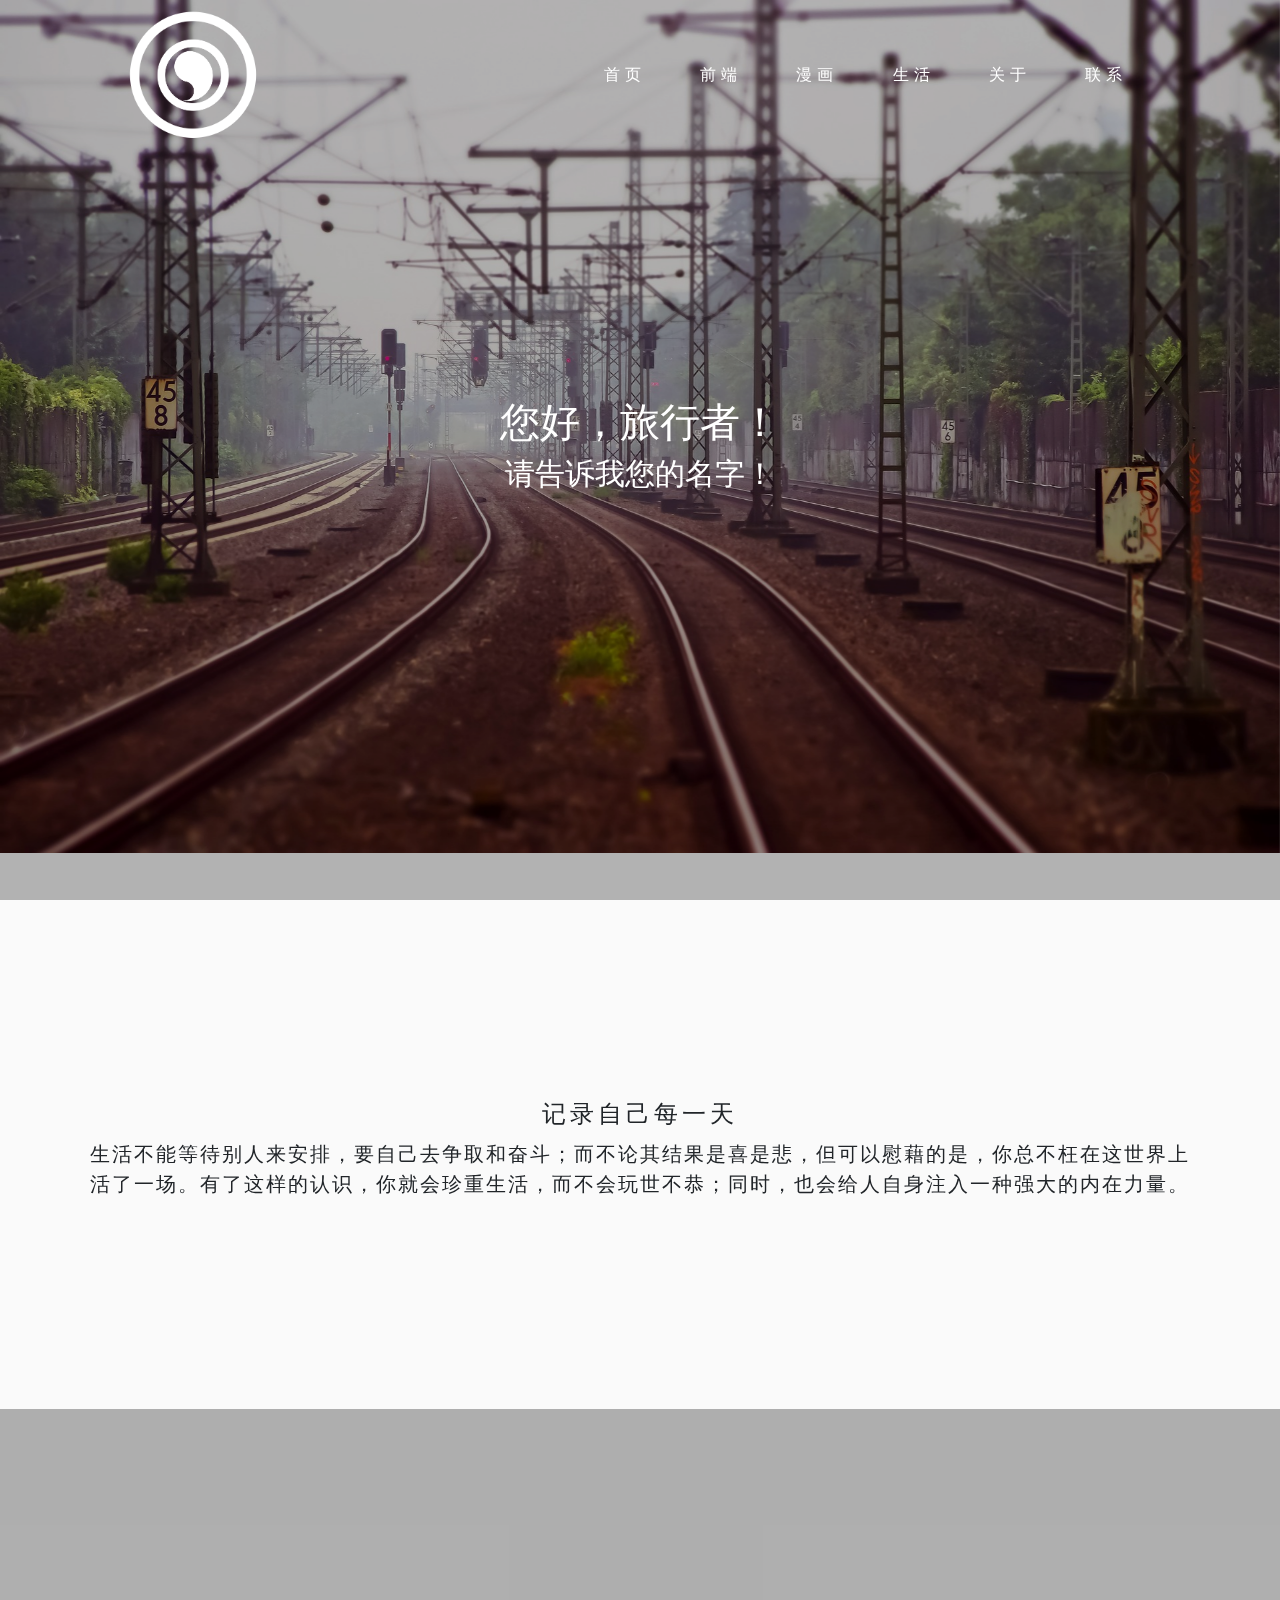
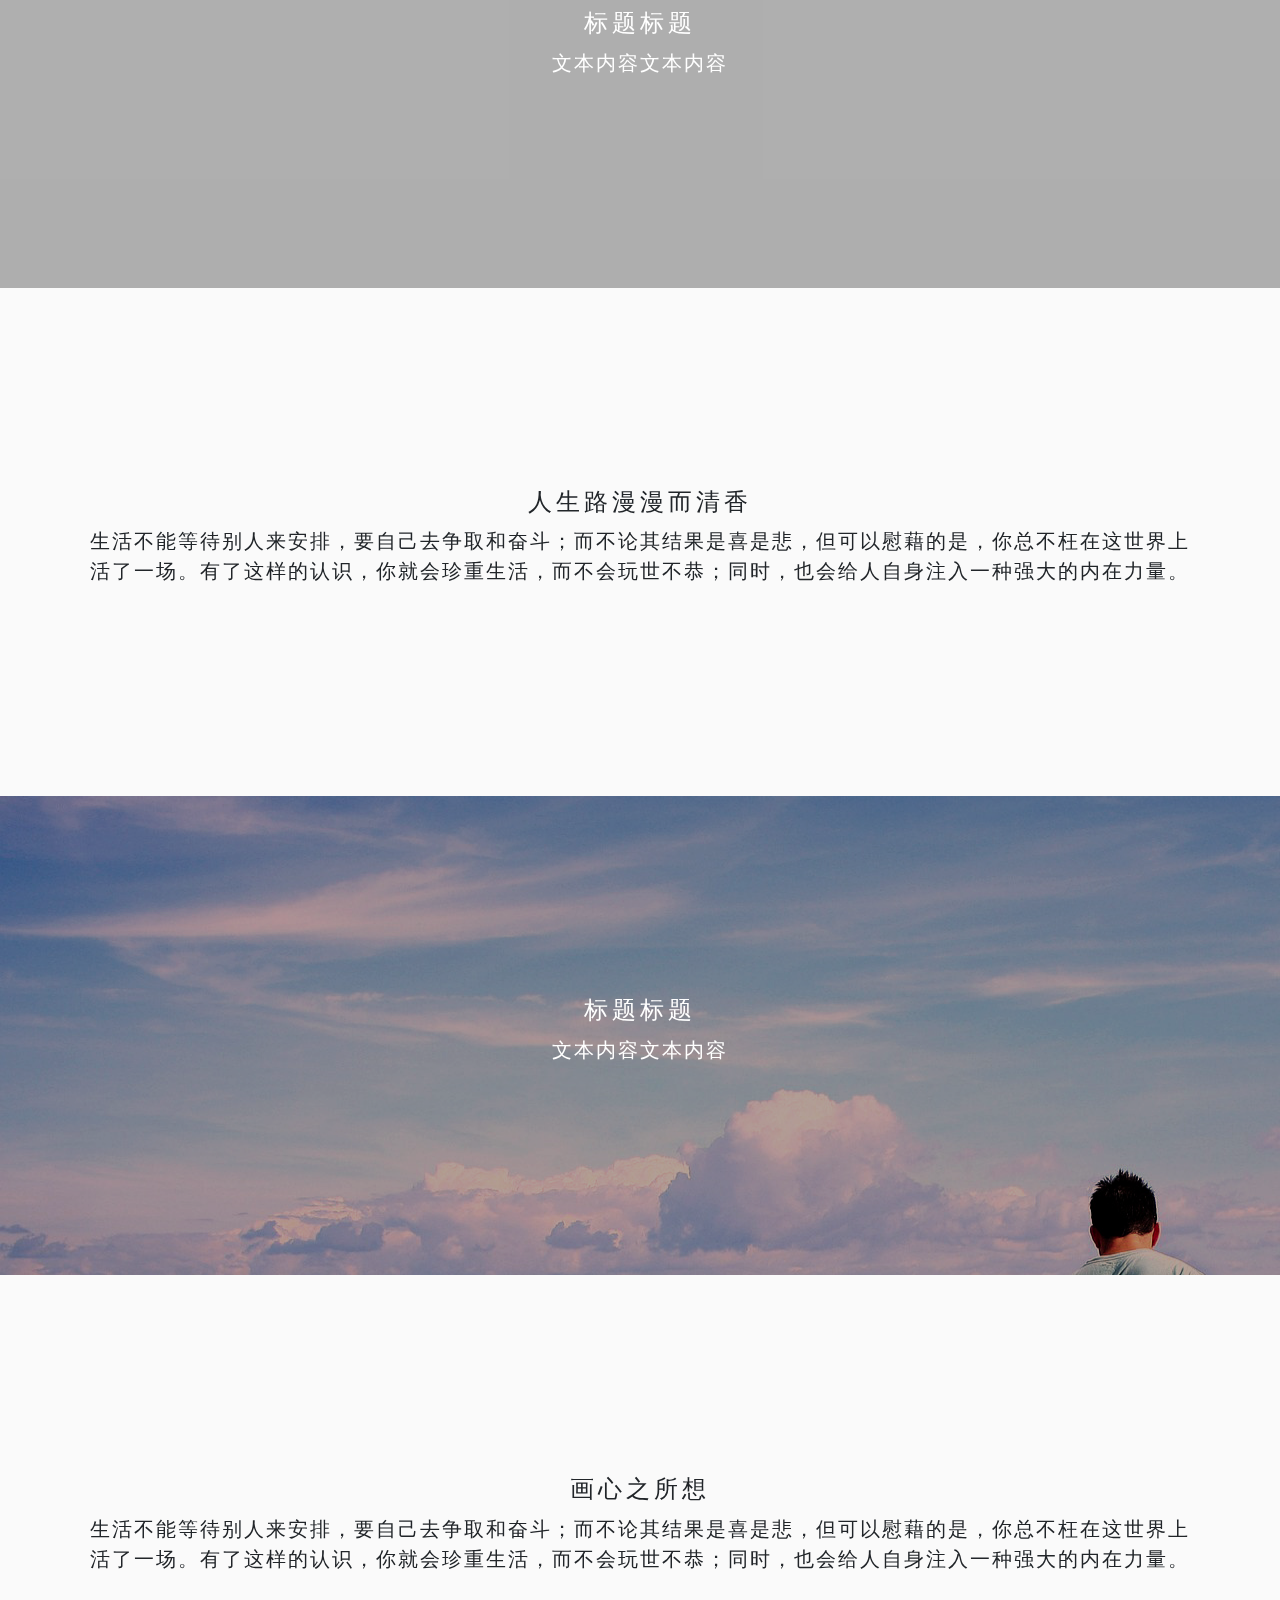
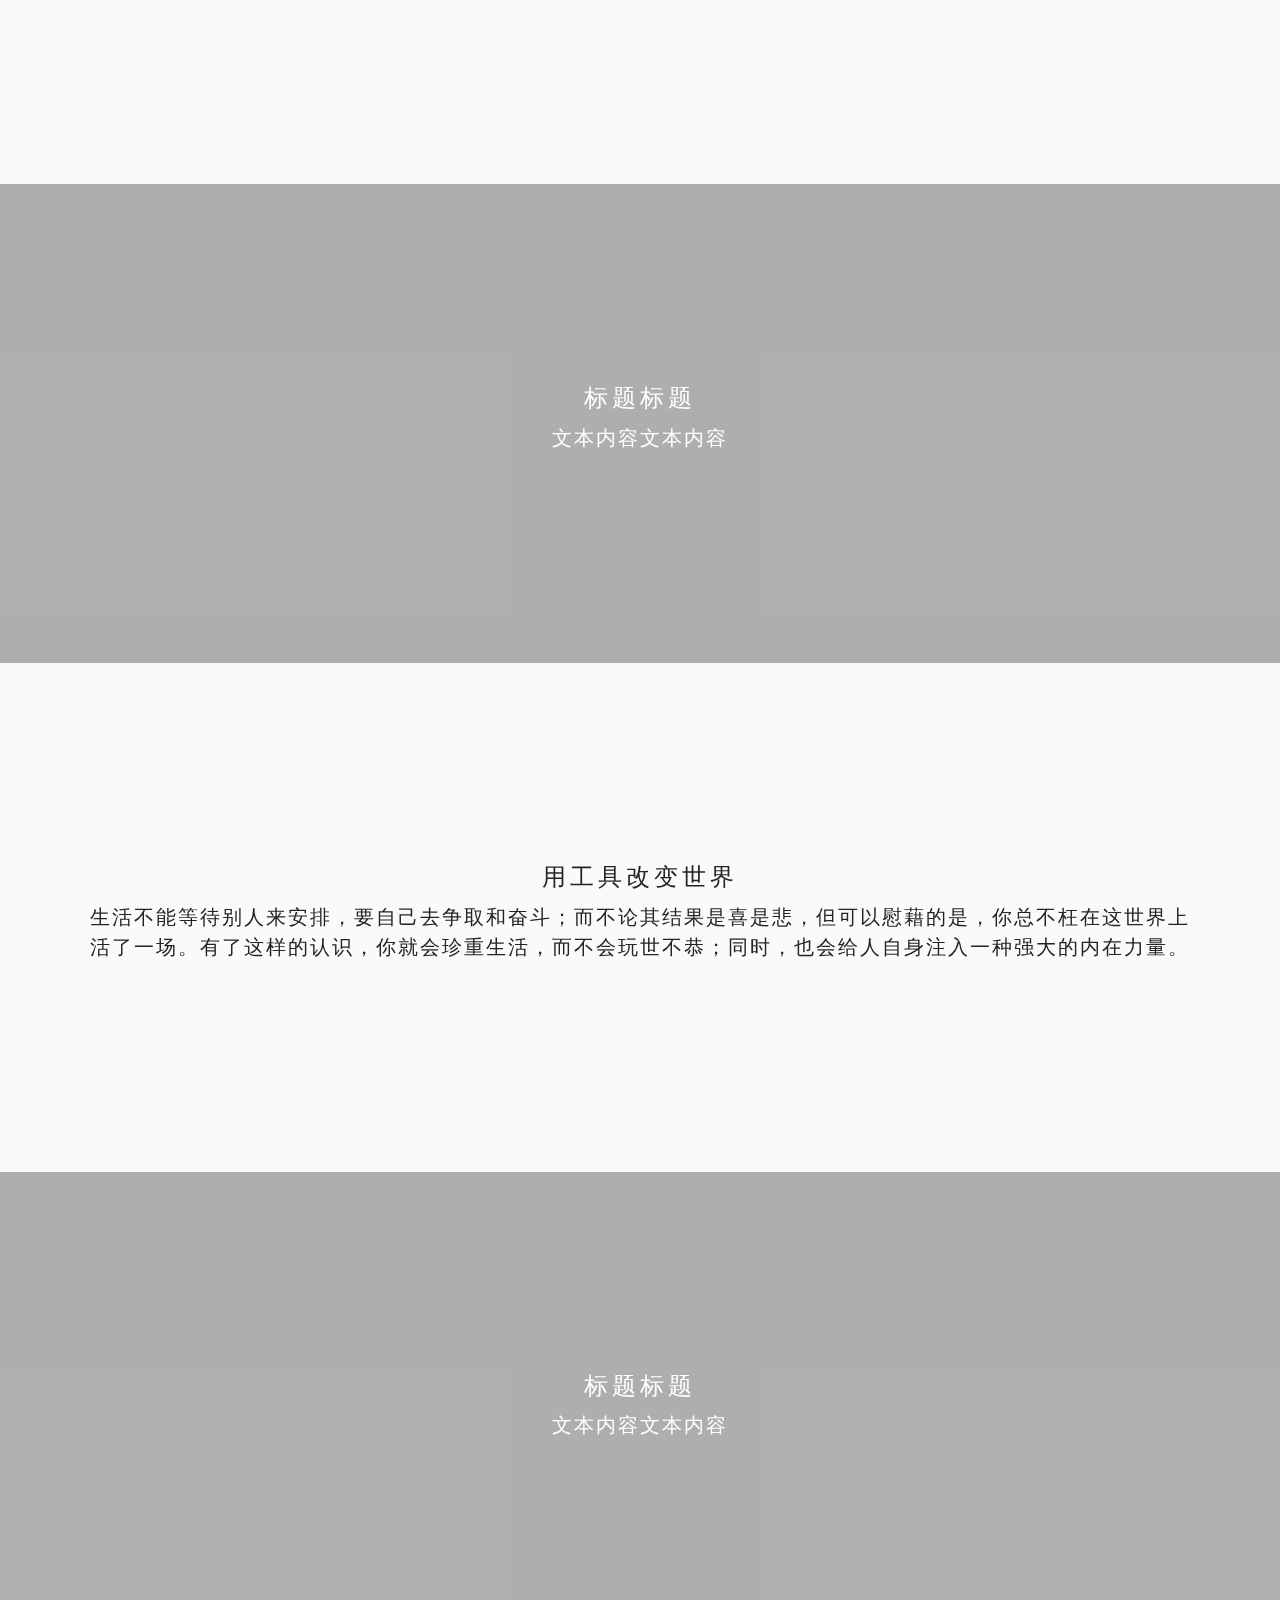
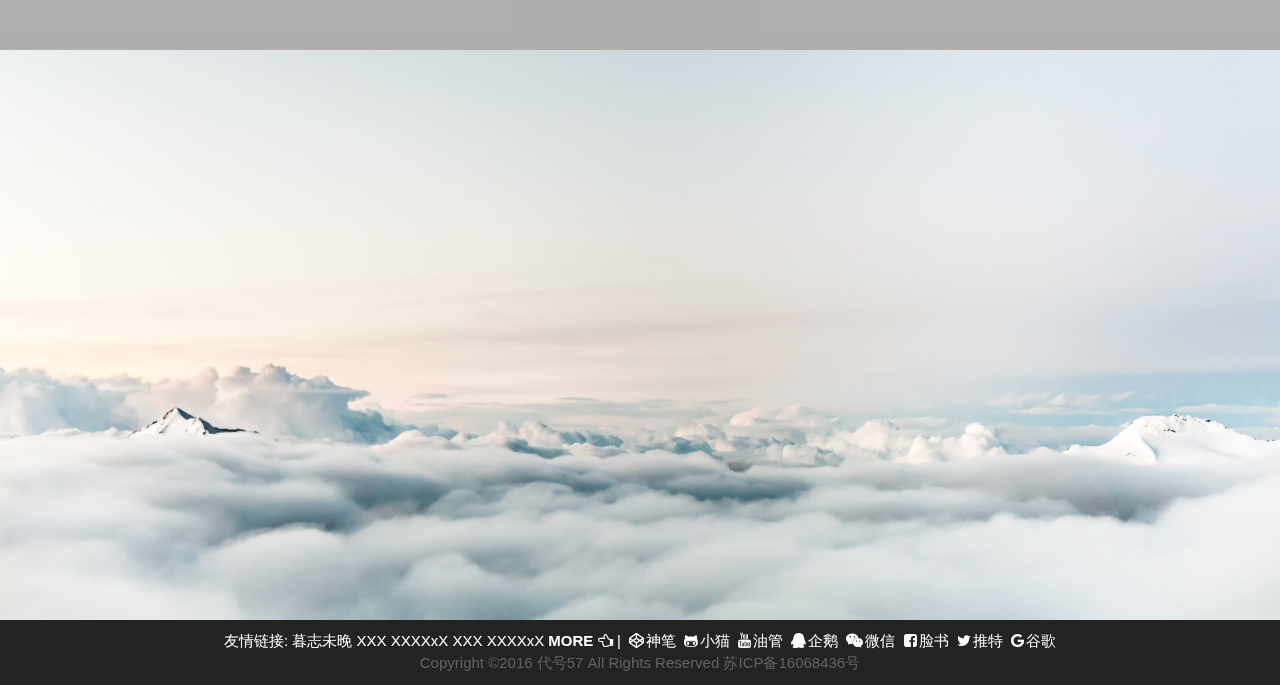
<file: index.html>
<!doctype html>
<html lang="en">

<head>
    <title>首页</title>
    <meta charset="utf-8">
    <meta name="viewport" content="width=device-width, initial-scale=1, shrink-to-fit=no">
    <link rel="stylesheet" href="css/bootstrap.css">
    <link rel="stylesheet" href="css/font-awesome.css">
    <link rel="stylesheet" href="css/public.css">
    <link rel="stylesheet" href="css/style.css">
    <link rel="stylesheet" href="css/stylem.css">
    <link rel="stylesheet" href="css/stylean.css">

    <script src="js/jquery-3.3.1.js"></script>
    <script src="js/popper.min.js"></script>
    <script src="js/bootstrap.min.js"></script>
    <script src="js/app.js"></script>
</head>

<body>
    <!-- 头部 -->
    <div class="header ShowPC">
        <nav class="head">
            <!-- logo -->
            <div class="header_logo_out">
                <div class="header_logo">
                    <img class="img-fluid header_logo_img" src="img/head/logow.png" alt="">
                </div>
            </div>
            <div class="header_link">
                <ul>
                    <li>
                        <a href="index.html">首页</a>
                    </li>
                    <li>
                        <a href="Web.html">前端</a>
                    </li>
                    <li>
                        <a href="Cartoon.html">漫画</a>
                    </li>
                    <li>
                        <a href="Life.html">生活</a>
                    </li>
                    <li>
                        <a href="About.html">关于</a>
                    </li>
                    <li>
                        <a href="Contact.html">联系</a>
                    </li>
                </ul>
            </div>
        </nav>
    </div>
    <!-- 手机头部 -->
    <div class="header_mb ShowMB">
        <div class="header_mb01">
            <div class="header_mb01_btn ">
                <i class="fa fa-align-justify"></i>
            </div>
            <div class="header_mb01_logo">
                <a href="">
                    <img src="img/head/logomb.png" alt="">
                </a>
            </div>
            <div class="header_mb01_search 	">
                <i class="fa fa-search"></i>
            </div>
        </div>
        <div class="header_mb02">

        </div>
        <div class="header_mb03">
            <div class="header_mb03_header">
                <div class="header_mb03_header_img">
                    <img class="w-100" src="img/head/logow.png" alt="">
                </div>
            </div>
            <div class="header_mb03_inner">
                <div class="header_mb03_li">
                    <a href="">
                        <i class="fa fa-home"></i> 首页
                    </a>
                </div>
                <div class="header_mb03_li">
                    <a href="">
                        <i class="fa fa-laptop"></i> 前端
                    </a>
                </div>
                <div class="header_mb03_li">
                    <a href="">
                        <i class="fa fa-coffee"></i> 生活
                    </a>
                </div>
                <div class="header_mb03_li">
                    <a href="">
                        <i class="	fa fa-paint-brush"></i> 漫画
                    </a>
                </div>
                <div class="header_mb03_li">
                    <a href="">
                        <i class="	fa fa-address-card-o"></i> 关于
                    </a>
                </div>
                <div class="header_mb03_li">
                    <a href="">
                        <i class="fa fa-phone"></i> 联系
                    </a>
                </div>
            </div>
        </div>
    </div>
    <!-- 内容 -->
    <div class="content content_home">
        <!-- 视频 -->
        <div class="container-fluid home_video">
            <div class="row">
                <div class="col-12 PAclose">
                    <!-- <video width="100%" autoplay loop muted>
                        <source src="video/Street Artist Singing and Playing Guitar.mp4" type="video/mp4">
                    </video> -->
                    <img class="w-100" src="img/home/railway-tracks-3455169_1920.jpg" alt="">
                </div>
            </div>
        </div>
        <!-- 视频文字 -->
        <div class="container-fluid ">
            <div class="row">
                <div class="col-12 PAclose">
                    <div class="home_video_text BGtransparent">
                        <div class="home_video_textinner">
                            <h1 class="Title1">您好，旅行者！</h1>
                            <h2 class="Title2">请告诉我您的名字！</h2>
                        </div>
                    </div>
                </div>
            </div>
        </div>
        <!-- 网站前言 -->
        <div class="home_preface ">
            <div class="container">
                <div class="row">
                    <div class="col-12 ">
                        <div class="home_preface_text">
                            <h1 class="home_preface_title Title3">
                                记录自己每一天
                            </h1>
                            <h2 class="home_preface_content Title4">
                                生活不能等待别人来安排，要自己去争取和奋斗；而不论其结果是喜是悲，但可以慰藉的是，你总不枉在这世界上活了一场。有了这样的认识，你就会珍重生活，而不会玩世不恭；同时，也会给人自身注入一种强大的内在力量。
                            </h2>
                        </div>
                    </div>
                </div>
            </div>
            <div class="container-fluid ">
                <div class="row">
                    <div class="col-12 PAclose">
                        <div class="home_preface_img BGtransparent home_bg02">
                            <h1 class="home_preface_title Title3 Color_w">
                                标题标题
                            </h1>
                            <h2 class="home_preface_content Title4 Color_w">
                                文本内容文本内容
                            </h2>
                        </div>
                    </div>
                </div>
            </div>
        </div>

        <!-- 网站生活 -->
        <div class="home_preface">
            <div class="container ">
                <div class="row">
                    <div class="col-12 ">
                        <div class="home_preface_text">
                            <h1 class="home_preface_title Title3">
                                人生路漫漫而清香
                            </h1>
                            <h2 class="home_preface_content Title4">
                                生活不能等待别人来安排，要自己去争取和奋斗；而不论其结果是喜是悲，但可以慰藉的是，你总不枉在这世界上活了一场。有了这样的认识，你就会珍重生活，而不会玩世不恭；同时，也会给人自身注入一种强大的内在力量。
                            </h2>
                        </div>
                    </div>
                </div>
            </div>
            <div class="container-fluid home_bg02">
                <div class="row">
                    <div class="col-12 PAclose">
                        <div class="home_preface_img BGtransparent">
                            <h1 class="home_preface_title Title3 Color_w">
                                标题标题
                            </h1>
                            <h2 class="home_preface_content Title4 Color_w">
                                文本内容文本内容
                            </h2>
                        </div>
                    </div>
                </div>
            </div>
        </div>

        <!-- 网站漫画 -->
        <div class="home_preface">
            <div class="container">
                <div class="row">
                    <div class="col-12 ">
                        <div class="home_preface_text">
                            <h1 class="home_preface_title Title3 ">
                                画心之所想
                            </h1>
                            <h2 class="home_preface_content Title4">
                                生活不能等待别人来安排，要自己去争取和奋斗；而不论其结果是喜是悲，但可以慰藉的是，你总不枉在这世界上活了一场。有了这样的认识，你就会珍重生活，而不会玩世不恭；同时，也会给人自身注入一种强大的内在力量。
                            </h2>
                        </div>
                    </div>
                </div>
            </div>
            <div class="container-fluid ">
                <div class="row">
                    <div class="col-12 PAclose">
                        <div class="home_preface_img BGtransparent">
                            <h1 class="home_preface_title Title3 Color_w">
                                标题标题
                            </h1>
                            <h2 class="home_preface_content Title4 Color_w">
                                文本内容文本内容
                            </h2>
                        </div>
                    </div>
                </div>
            </div>
        </div>

        <!-- 网站前端 -->
        <div class="home_preface home_frontend">
            <div class="container ">
                <div class="row">
                    <div class="col-12 ">
                        <div class="home_preface_text">
                            <h1 class="home_preface_title Title3">
                                用工具改变世界
                            </h1>
                            <h2 class="home_preface_content Title4">
                                生活不能等待别人来安排，要自己去争取和奋斗；而不论其结果是喜是悲，但可以慰藉的是，你总不枉在这世界上活了一场。有了这样的认识，你就会珍重生活，而不会玩世不恭；同时，也会给人自身注入一种强大的内在力量。
                            </h2>
                        </div>
                    </div>
                </div>
            </div>
            <div class="container-fluid ">
                <div class="row">
                    <div class="col-12 PAclose">
                        <div class="home_preface_img BGtransparent">
                            <h1 class="home_preface_title Title3 Color_w">
                                标题标题
                            </h1>
                            <h2 class="home_preface_content Title4 Color_w">
                                文本内容文本内容
                            </h2>
                        </div>
                    </div>
                </div>
            </div>
        </div>
        <img class="img-fluid" src="img/home/1.jpg" alt="">
    </div>
    <!-- 底部导航 -->
    <div class="footer ShowPC">
        <div class="container">
            <div class="row">
                <div class="col-12  footer_inner">
                    <div class="footer_inner_01">
                        <div class="footer_inner_0101">
                            友情链接:
                            <span class="footer_inner_0101_01">
                                <a href="http://www.wjceo.com/">暮志未晚</a>
                                <a href="http://www.wjceo.com/">XXX</a>
                                <a href="http://www.wjceo.com/">XXXXxX</a>
                                <a href="http://www.wjceo.com/">XXX</a>
                                <a href="http://www.wjceo.com/">XXXXxX</a>
                            </span>
                            <span class="footer_inner_0101_02">
                                <a href="">
                                    <strong>MORE</strong>
                                    <strong class="fa fa-hand-o-left"></strong>
                                </a>
                                <i>|</i>
                            </span>
                        </div>

                        <div class="footer_inner_0102 footer_234">
                            <a href="">
                                <i class="fa fa-codepen"></i>神笔
                            </a>
                            <a href="">
                                <i class="fa fa-github-alt"></i>小猫
                            </a>
                            <a href="">
                                <i class="fa fa-youtube"></i>油管
                            </a>
                            <a href="">
                                <i class="fa fa-qq"></i>企鹅
                            </a>
                            <a href="">
                                <i class="fa fa-wechat"></i>微信
                            </a>
                            <a href="">
                                <i class="fa fa-facebook-square"></i>脸书
                            </a>
                            <a href="">
                                <i class="fa fa-twitter"></i>推特
                            </a>
                            <a href="">
                                <i class="fa fa-google"></i>谷歌
                            </a>
                        </div>
                    </div>
                    <div class="footer_inner_02">Copyright ©2016 代号57 All Rights Reserved 苏ICP备16068436号</div>
                </div>
            </div>
        </div>
    </div>
    <!-- 手机底部导航 -->
    <div class="footer_mb ShowMB">
        Copyright ©2016 代号57
    </div>
</body>

</html>
</file>
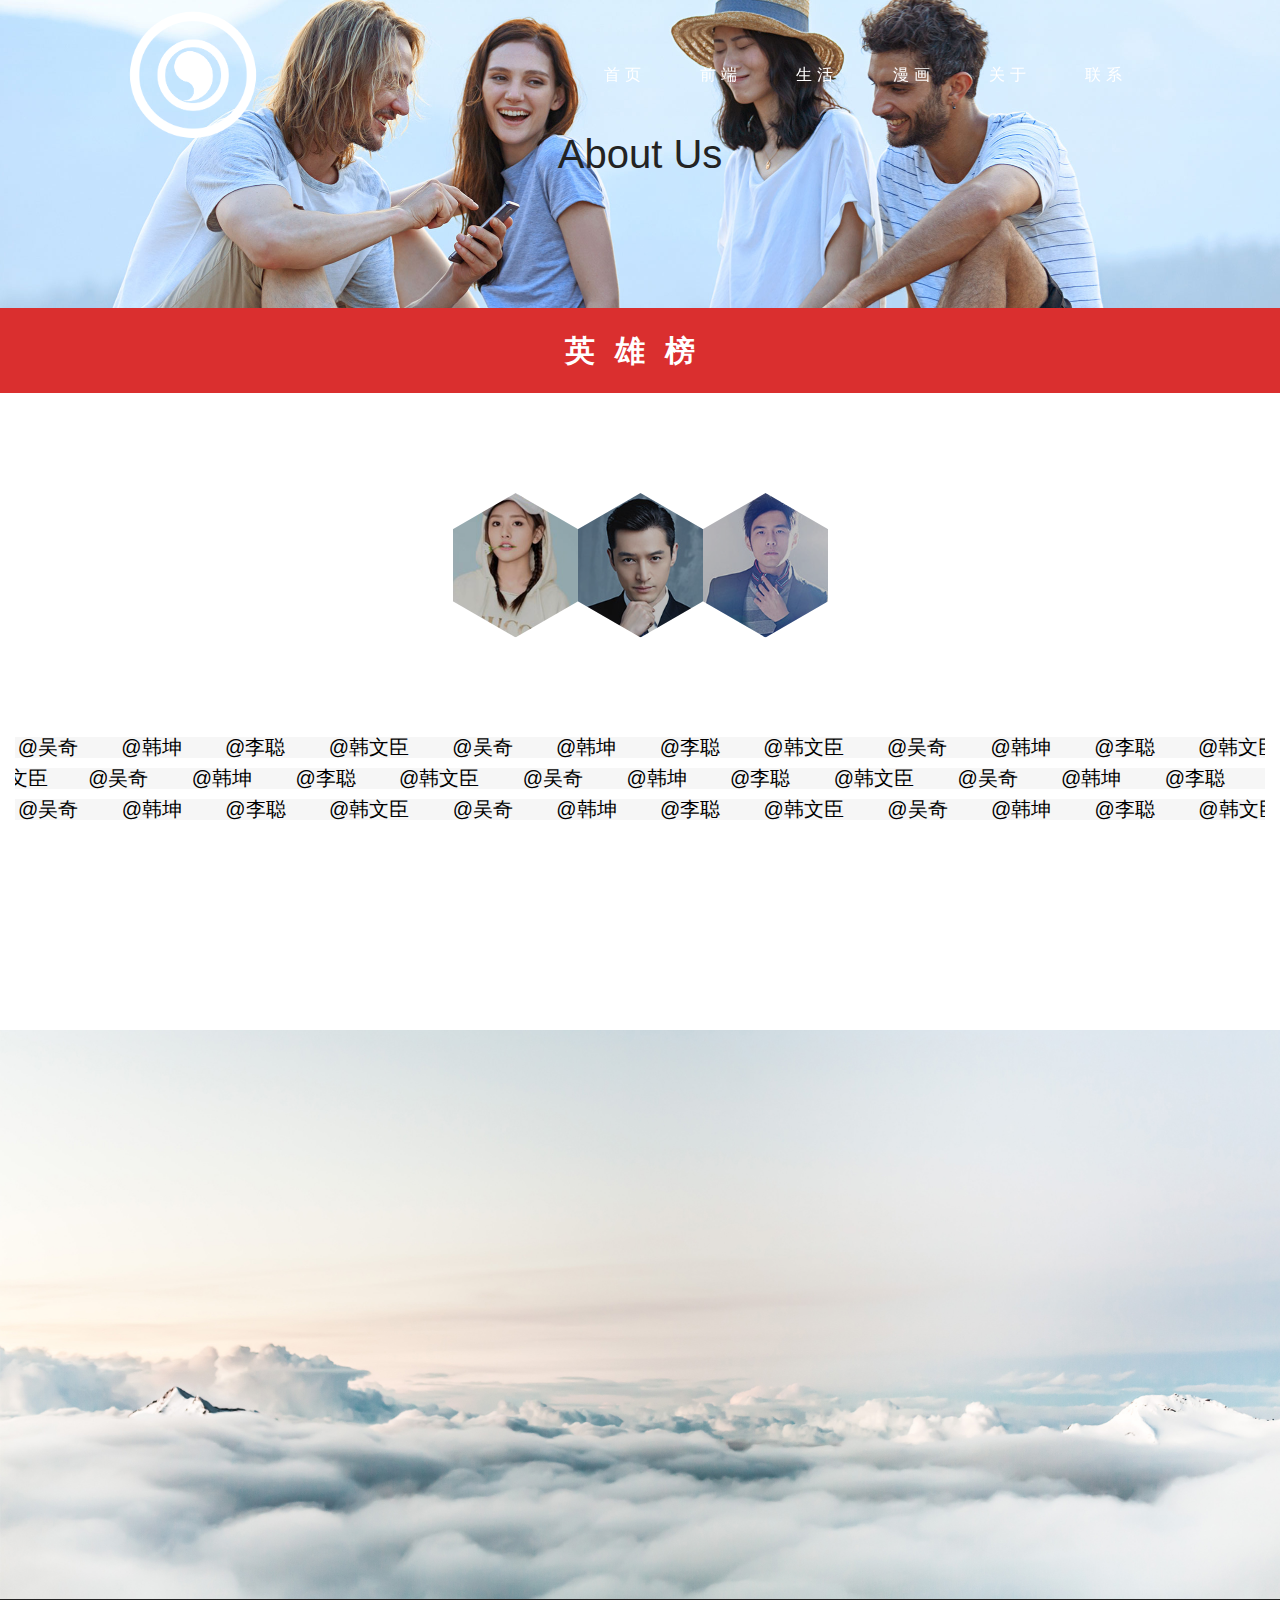
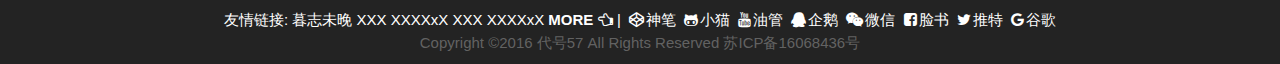
<file: About.html>
<!doctype html>
<html lang="en">

<head>
    <title>前端</title>
    <meta charset="utf-8">
    <meta name="viewport" content="width=device-width, initial-scale=1, shrink-to-fit=no">
    <link rel="stylesheet" href="css/bootstrap.css">
    <link rel="stylesheet" href="css/font-awesome.css">
    <link rel="stylesheet" href="css/liMarquee.css">
    <link rel="stylesheet" href="css/public.css">
    <link rel="stylesheet" href="css/style.css">
    <link rel="stylesheet" href="css/stylem.css">
    <link rel="stylesheet" href="css/stylean.css">

    <script src="js/jquery-3.3.1.js"></script>
    <script src="js/popper.min.js"></script>
    <script src="js/bootstrap.min.js"></script>
    <script src="js/jquery.liMarquee.js"></script>
    <script src="js/app.js"></script>
</head>

<body>
    <!-- 头部 -->
    <div class="header ShowPC">
        <nav class="head">
            <!-- logo -->
            <div class="header_logo_out">
                <div class="header_logo">
                    <img class="img-fluid header_logo_img" src="img/head/logow.png" alt="">
                </div>
            </div>
            <div class="header_link">
                <ul>
                    <li>
                        <a href="index.html">首页</a>
                    </li>
                    <li>
                        <a href="Web.html">前端</a>
                    </li>
                    <li>
                        <a href="Life.html">生活</a>
                    </li>
                    <li>
                        <a href="Cartoon.html">漫画</a>
                    </li>
                    <li>
                        <a href="About.html">关于</a>
                    </li>
                    <li>
                        <a href="Contact.html">联系</a>
                    </li>
                </ul>
            </div>
        </nav>
    </div>
    <!-- 手机头部 -->
    <div class="header_mb ShowMB">
        <div class="header_mb01">
            <div class="header_mb01_btn ">
                <i class="fa fa-align-justify"></i>
            </div>
            <div class="header_mb01_logo">
                <a href="">
                    <img src="img/head/logomb.png" alt="">
                </a>
            </div>
            <div class="header_mb01_search 	">
                <i class="fa fa-search"></i>
            </div>
        </div>
        <div class="header_mb02">

        </div>
        <div class="header_mb03">
            <div class="header_mb03_header">
                <div class="header_mb03_header_img">
                    <img class="w-100" src="img/head/logow.png" alt="">
                </div>
            </div>
            <div class="header_mb03_inner">
                <div class="header_mb03_li">
                    <a href="">
                        <i class="fa fa-home"></i> 首页
                    </a>
                </div>
                <div class="header_mb03_li">
                    <a href="">
                        <i class="fa fa-laptop"></i> 前端
                    </a>
                </div>
                <div class="header_mb03_li">
                    <a href="">
                        <i class="fa fa-coffee"></i> 生活
                    </a>
                </div>
                <div class="header_mb03_li">
                    <a href="">
                        <i class="	fa fa-paint-brush"></i> 漫画
                    </a>
                </div>
                <div class="header_mb03_li">
                    <a href="">
                        <i class="	fa fa-address-card-o"></i> 关于
                    </a>
                </div>
                <div class="header_mb03_li">
                    <a href="">
                        <i class="fa fa-phone"></i> 联系
                    </a>
                </div>
            </div>
        </div>
    </div>
    <!-- 内容 -->
    <div class="content content_about">
        <!-- 1 -->
        <div class="about_01">
            <img class="w-100" src="img/about/big_bg.jpg" alt="" srcset="">
            <div class="about_01_text">
                <span>
                    About Us
                </span>
            </div>
        </div>
        <!-- 2 -->


        <!-- 3 -->
        <div class="container-fluid about_03">
            <div class="row">
                <div class="col-12 about_03_title">
                    英雄榜
                </div>
            </div>
            <div class="row">
                <div class="about_03_inner col-12">
                    <div class="about_03_box">
                        <div class="about_03_box_li">
                            <img src="img/about/hexagon.png" alt="">
                            <div class="about_box">
                                <div class="about_box01">
                                    <div class="about_box02">
                                        <div class="about_box03">
                                            <img src="img/about/02.jpg" alt="" srcset="">
                                        </div>
                                    </div>
                                </div>
                            </div>
                        </div>

                        <div class="about_03_box_li">
                            <img src="img/about/hexagon.png" alt="">
                            <div class="about_box">
                                <div class="about_box01">
                                    <div class="about_box02">
                                        <div class="about_box03">
                                            <img src="img/about/01.jpg" alt="" srcset="">
                                        </div>
                                    </div>
                                </div>
                            </div>
                        </div>

                        <div class="about_03_box_li">
                            <img src="img/about/hexagon.png" alt="">
                            <div class="about_box">
                                <div class="about_box01">
                                    <div class="about_box02">
                                        <div class="about_box03">
                                            <img src="img/about/03.jpg" alt="" srcset="">
                                        </div>
                                    </div>
                                </div>
                            </div>
                        </div>

                    </div>
                </div>
            </div>
            <div class="row">
                <div class="col-12" style="margin-bottom: 200px;">
                    <div class="about_scrolltext01 dowebok">
                        <a href="javascript:">@吴奇</a>
                        <a href="javascript:">@韩坤</a>
                        <a href="javascript:">@李聪</a>
                        <a href="javascript:">@韩文臣</a>
                        <a href="javascript:">@吴奇</a>
                        <a href="javascript:">@韩坤</a>
                        <a href="javascript:">@李聪</a>
                        <a href="javascript:">@韩文臣</a>
                        <a href="javascript:">@吴奇</a>
                        <a href="javascript:">@韩坤</a>
                        <a href="javascript:">@李聪</a>
                        <a href="javascript:">@韩文臣</a>
                        <a href="javascript:">@吴奇</a>
                        <a href="javascript:">@韩坤</a>
                        <a href="javascript:">@李聪</a>
                        <a href="javascript:">@韩文臣</a>
                        <a href="javascript:">@吴奇</a>
                        <a href="javascript:">@韩坤</a>
                        <a href="javascript:">@李聪</a>
                        <a href="javascript:">@韩文臣</a>
                        <a href="javascript:">@吴奇</a>
                        <a href="javascript:">@韩坤</a>
                        <a href="javascript:">@李聪</a>
                        <a href="javascript:">@韩文臣</a>
                        <a href="javascript:">@吴奇</a>
                        <a href="javascript:">@韩坤</a>
                        <a href="javascript:">@李聪</a>
                        <a href="javascript:">@韩文臣</a>
                        <a href="javascript:">@吴奇</a>
                        <a href="javascript:">@韩坤</a>
                        <a href="javascript:">@李聪</a>
                        <a href="javascript:">@韩文臣</a>
                        <a href="javascript:">@吴奇</a>
                        <a href="javascript:">@韩坤</a>
                        <a href="javascript:">@李聪</a>
                        <a href="javascript:">@韩文臣</a>
                    </div>
                    <div class="about_scrolltext02 dowebok">
                        <a href="javascript:">@吴奇</a>
                        <a href="javascript:">@韩坤</a>
                        <a href="javascript:">@李聪</a>
                        <a href="javascript:">@韩文臣</a>
                        <a href="javascript:">@吴奇</a>
                        <a href="javascript:">@韩坤</a>
                        <a href="javascript:">@李聪</a>
                        <a href="javascript:">@韩文臣</a>
                        <a href="javascript:">@吴奇</a>
                        <a href="javascript:">@韩坤</a>
                        <a href="javascript:">@李聪</a>
                        <a href="javascript:">@韩文臣</a>
                        <a href="javascript:">@吴奇</a>
                        <a href="javascript:">@韩坤</a>
                        <a href="javascript:">@李聪</a>
                        <a href="javascript:">@韩文臣</a>
                        <a href="javascript:">@吴奇</a>
                        <a href="javascript:">@韩坤</a>
                        <a href="javascript:">@李聪</a>
                        <a href="javascript:">@韩文臣</a>
                        <a href="javascript:">@吴奇</a>
                        <a href="javascript:">@韩坤</a>
                        <a href="javascript:">@李聪</a>
                        <a href="javascript:">@韩文臣</a>
                        <a href="javascript:">@吴奇</a>
                        <a href="javascript:">@韩坤</a>
                        <a href="javascript:">@李聪</a>
                        <a href="javascript:">@韩文臣</a>
                        <a href="javascript:">@吴奇</a>
                        <a href="javascript:">@韩坤</a>
                        <a href="javascript:">@李聪</a>
                        <a href="javascript:">@韩文臣</a>
                        <a href="javascript:">@吴奇</a>
                        <a href="javascript:">@韩坤</a>
                        <a href="javascript:">@李聪</a>
                        <a href="javascript:">@韩文臣</a>
                    </div>
                    <div class="about_scrolltext03 dowebok">
                        <a href="javascript:">@吴奇</a>
                        <a href="javascript:">@韩坤</a>
                        <a href="javascript:">@李聪</a>
                        <a href="javascript:">@韩文臣</a>
                        <a href="javascript:">@吴奇</a>
                        <a href="javascript:">@韩坤</a>
                        <a href="javascript:">@李聪</a>
                        <a href="javascript:">@韩文臣</a>
                        <a href="javascript:">@吴奇</a>
                        <a href="javascript:">@韩坤</a>
                        <a href="javascript:">@李聪</a>
                        <a href="javascript:">@韩文臣</a>
                        <a href="javascript:">@吴奇</a>
                        <a href="javascript:">@韩坤</a>
                        <a href="javascript:">@李聪</a>
                        <a href="javascript:">@韩文臣</a>
                        <a href="javascript:">@吴奇</a>
                        <a href="javascript:">@韩坤</a>
                        <a href="javascript:">@李聪</a>
                        <a href="javascript:">@韩文臣</a>
                        <a href="javascript:">@吴奇</a>
                        <a href="javascript:">@韩坤</a>
                        <a href="javascript:">@李聪</a>
                        <a href="javascript:">@韩文臣</a>
                        <a href="javascript:">@吴奇</a>
                        <a href="javascript:">@韩坤</a>
                        <a href="javascript:">@李聪</a>
                        <a href="javascript:">@韩文臣</a>
                        <a href="javascript:">@吴奇</a>
                        <a href="javascript:">@韩坤</a>
                        <a href="javascript:">@李聪</a>
                        <a href="javascript:">@韩文臣</a>
                        <a href="javascript:">@吴奇</a>
                        <a href="javascript:">@韩坤</a>
                        <a href="javascript:">@李聪</a>
                        <a href="javascript:">@韩文臣</a>
                    </div>
                </div>
            </div>
        </div>

    </div>

    <img class="img-fluid" src="img/home/1.jpg" alt="">
    <!-- 底部导航 -->
    <div class="footer ShowPC">
        <div class="container">
            <div class="row">
                <div class="col-12  footer_inner">
                    <div class="footer_inner_01">
                        <div class="footer_inner_0101">
                            友情链接:
                            <span class="footer_inner_0101_01">
                                <a href="http://www.wjceo.com/">暮志未晚</a>
                                <a href="http://www.wjceo.com/">XXX</a>
                                <a href="http://www.wjceo.com/">XXXXxX</a>
                                <a href="http://www.wjceo.com/">XXX</a>
                                <a href="http://www.wjceo.com/">XXXXxX</a>
                            </span>
                            <span class="footer_inner_0101_02">
                                <a href="">
                                    <strong>MORE</strong>
                                    <strong class="fa fa-hand-o-left"></strong>
                                </a>
                                <i>|</i>
                            </span>
                        </div>

                        <div class="footer_inner_0102 footer_234">
                            <a href="">
                                <i class="fa fa-codepen"></i>神笔
                            </a>
                            <a href="">
                                <i class="fa fa-github-alt"></i>小猫
                            </a>
                            <a href="">
                                <i class="fa fa-youtube"></i>油管
                            </a>
                            <a href="">
                                <i class="fa fa-qq"></i>企鹅
                            </a>
                            <a href="">
                                <i class="fa fa-wechat"></i>微信
                            </a>
                            <a href="">
                                <i class="fa fa-facebook-square"></i>脸书
                            </a>
                            <a href="">
                                <i class="fa fa-twitter"></i>推特
                            </a>
                            <a href="">
                                <i class="fa fa-google"></i>谷歌
                            </a>
                        </div>
                    </div>
                    <div class="footer_inner_02">Copyright ©2016 代号57 All Rights Reserved 苏ICP备16068436号</div>
                </div>
            </div>
        </div>
    </div>
    <!-- 手机底部导航 -->
    <div class="footer_mb ShowMB">
        Copyright ©2016 代号57
    </div>
    <!-- <script src="js/web_canvas01.js"></script> -->
    <script src="js/web_canvas02.js"></script>
</body>


</html>
</file>
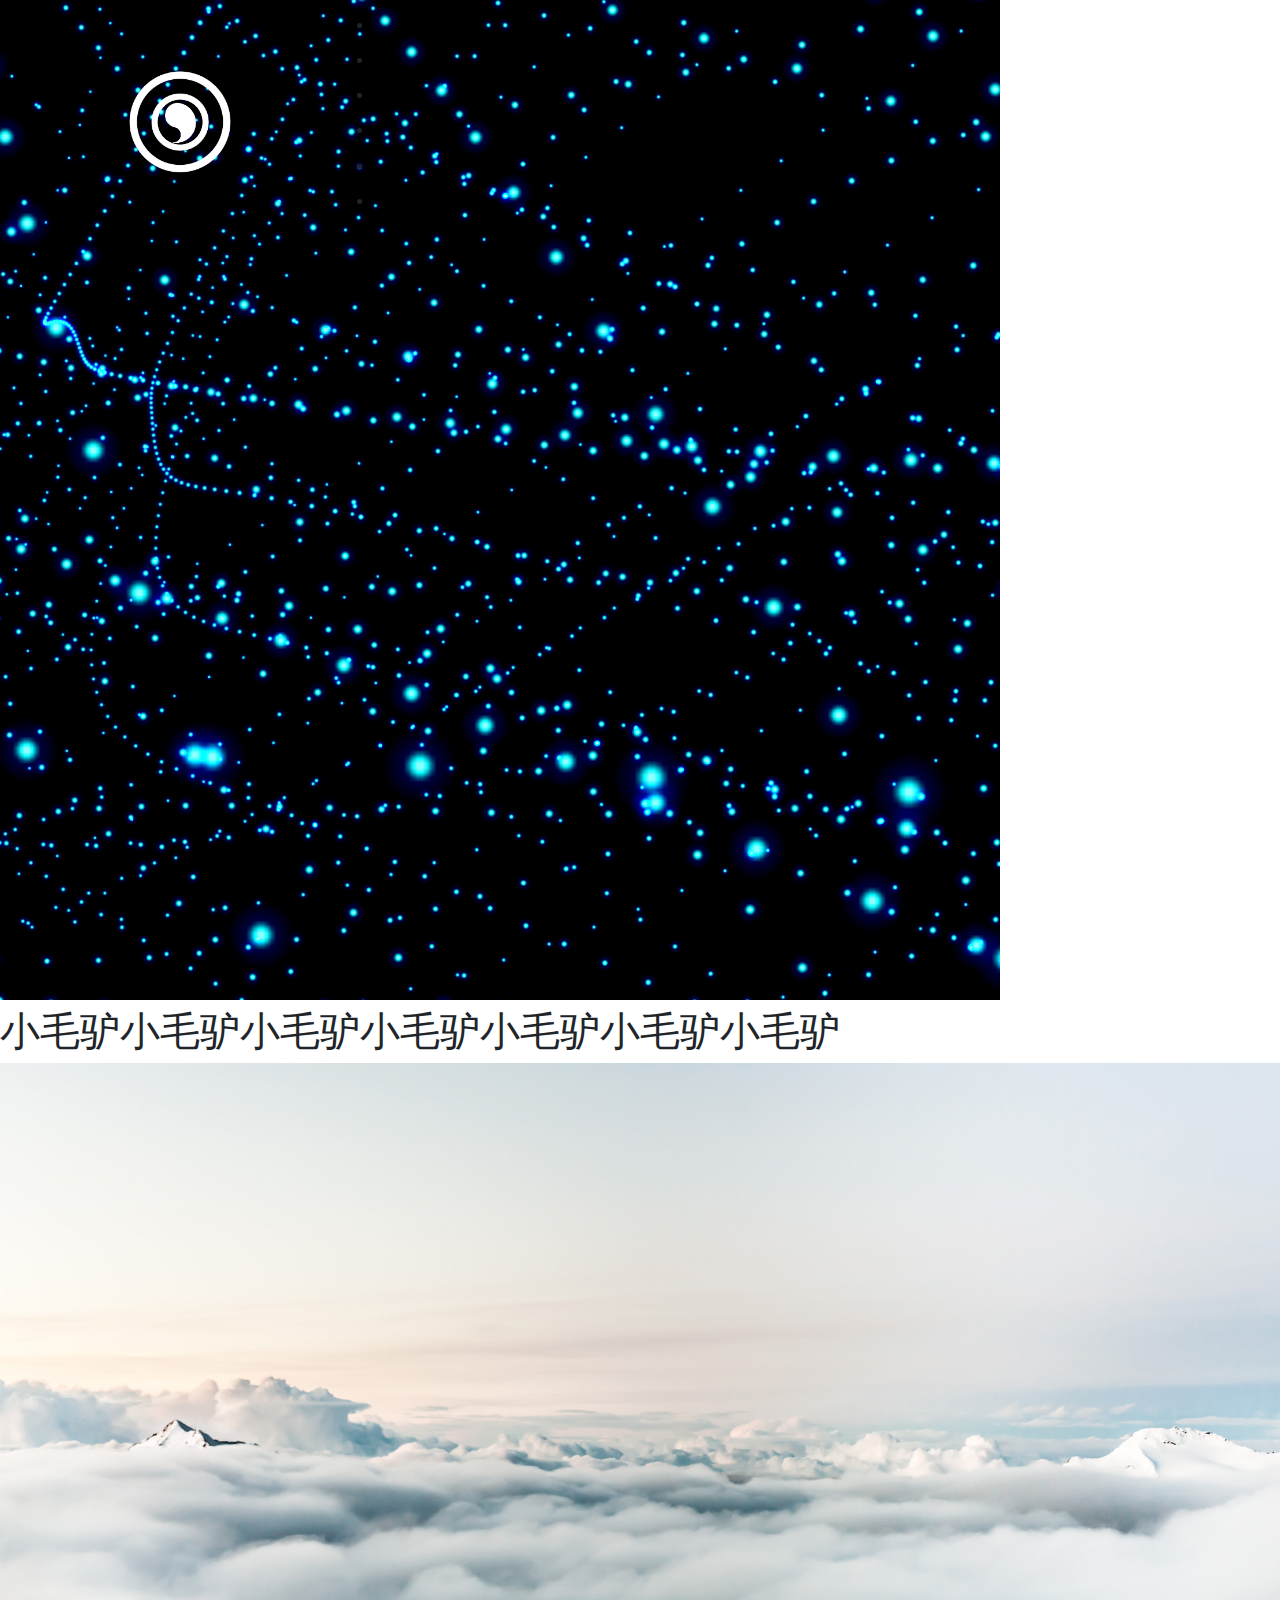
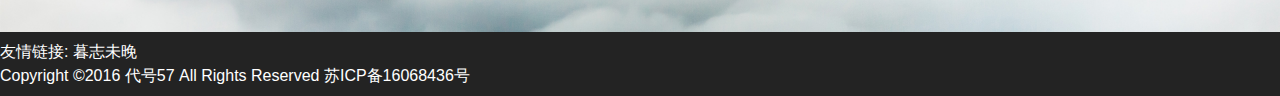
<file: cartoon.html>
<!doctype html>
<html lang="en">

<head>
    <title>前端</title>
    <!-- Required meta tags -->
    <meta charset="utf-8">
    <meta name="viewport" content="width=device-width, initial-scale=1, shrink-to-fit=no">
    <link rel="stylesheet" href="css/bootstrap.css">
    <link rel="stylesheet" href="css/style.css">
</head>

<body>
    <!-- 头部 -->
    <div class="header">
        <nav class="head">
            <!-- logo -->
            <div class="header_logo_out">
                <div class="header_logo">
                    <img class="img-fluid header_logo_img" src="img/head/logow.png" alt="">
                </div>
            </div>
            <div class="header_link">
                <ul>
                    <li>
                        <a href="#">首页</a>
                    </li>
                    <li>
                        <a href="#">前端</a>
                    </li>
                    <li>
                        <a href="#">漫画</a>
                    </li>
                    <li>
                        <a href="#">生活</a>
                    </li>
                    <li>
                        <a href="#">成员</a>
                    </li>
                    <li>
                        <a href="#">联系</a>
                    </li>
                </ul>
            </div>
        </nav>
    </div>
    <!-- 内容 -->
    <div class="content content_web">

        <div id="web_canvas" class="web_canvas">
        </div>
        <div class="canvas_text">
            <h1>小毛驴小毛驴小毛驴小毛驴小毛驴小毛驴小毛驴</h1>
        </div>

    </div>
    <img class="img-fluid" src="img/home/1.jpg" alt="">


    <div class="footer">
        <div>
            友情链接:
            <a href="http://www.wjceo.com/">暮志未晚</a>
        </div>
        <div>Copyright ©2016 代号57 All Rights Reserved 苏ICP备16068436号</div>
    </div>
    <!-- Optional JavaScript -->
    <!-- jQuery first, then Popper.js, then Bootstrap JS -->
    <script src="js/jquery-3.3.1.js"></script>
    <script src="https://cdnjs.cloudflare.com/ajax/libs/popper.js/1.12.9/umd/popper.min.js" integrity="sha384-ApNbgh9B+Y1QKtv3Rn7W3mgPxhU9K/ScQsAP7hUibX39j7fakFPskvXusvfa0b4Q"
        crossorigin="anonymous"></script>
    <script src="js/bootstrap.min.js"></script>
    <script type="text/javascript" src="js/three.min.js"></script>
    <script type="text/javascript" src="js/dat.gui.min.js"></script>
    <script type="text/javascript" src="js/Stats.min.js"></script>
    <script src="js/canvas.js"></script>
    <script>
        $(function () {
            var nav = $(".header"); //得到导航对象
            var win = $(window); //得到窗口对象
            var sc = $(document);//得到document文档对象。
            var hei = $(".header").height();
            win.scroll(function () {
                if (sc.scrollTop() >= hei) {
                    nav.addClass("header_change");
                    $(".header_logo_img").attr("src", "img/head/logo2.png");
                } else {
                    nav.removeClass("header_change");
                    $(".header_logo_img").attr("src", "img/head/logow.png");
                }
            })
        })
    </script>
</body>

</html>
</file>
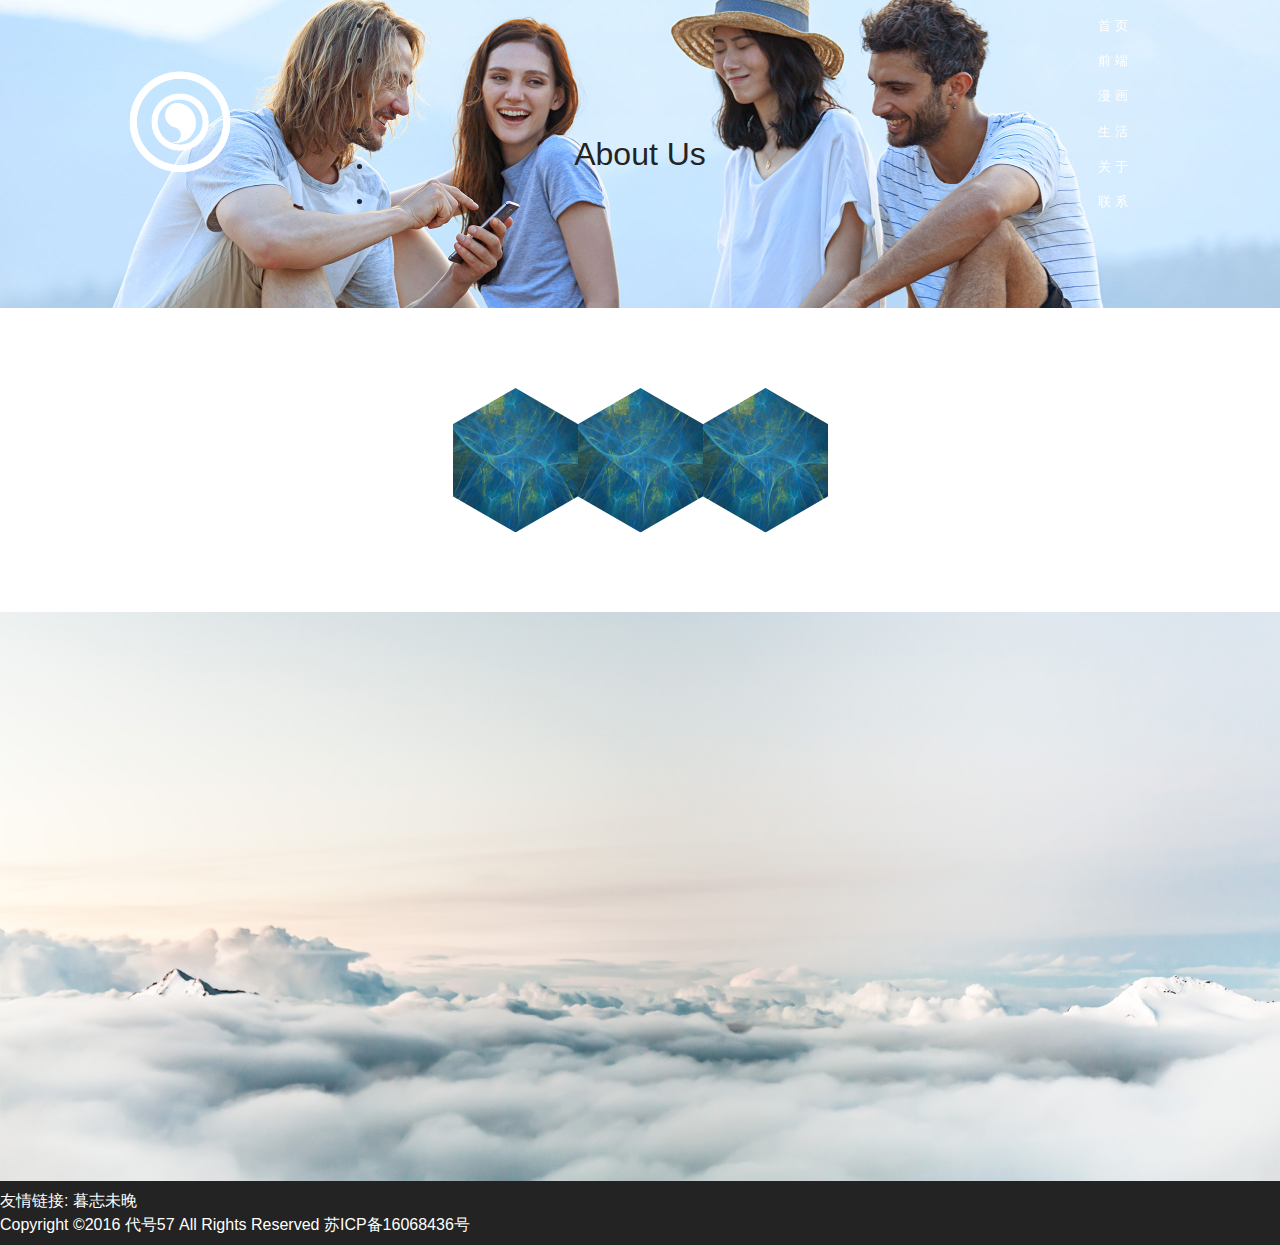
<file: Cartoon.html>
<!doctype html>
<html lang="en">

<head>
    <title>关于我们</title>
    <!-- Required meta tags -->
    <meta charset="utf-8">
    <meta name="viewport" content="width=device-width, initial-scale=1, shrink-to-fit=no">
    <link rel="stylesheet" href="css/bootstrap.css">
    <link rel="stylesheet" href="css/style.css">
</head>

<body>
    <!-- 头部 -->
    <div class="header">
            <nav class="head">
                <!-- logo -->
                <div class="header_logo_out">
                    <div class="header_logo">
                        <img class="img-fluid header_logo_img" src="img/head/logow.png" alt="">
                    </div>
                </div>
                <div class="header_link">
                    <ul>
                        <li>
                            <a href="index.html">首页</a>
                        </li>
                        <li>
                            <a href="Web.html">前端</a>
                        </li>
                        <li>
                            <a href="Cartoon.html">漫画</a>
                        </li>
                        <li>
                            <a href="Life.html">生活</a>
                        </li>
                        <li>
                            <a href="About.html">关于</a>
                        </li>
                        <li>
                            <a href="Contact.html">联系</a>
                        </li>
                    </ul>
                </div>
            </nav>
        </div>

    <div class="content content_about">
        <div class="about_01">
            <img class="w-100" src="img/about/big_bg.jpg" alt="" srcset="">
            <div class="about_01_text">
                <span>
                    About Us
                </span>
            </div>
        </div>
        <!-- 3 -->
        <div class="container-fluid about_03">
            <div class="row">
                <div class="about_03_inner col-12">
                    <div class="about_03_box">
                        <div class="about_03_box_li">
                            <img src="img/about/hexagon.png" alt="">
                            <div class="about_box">
                                <div class="about_box01">
                                    <div class="about_box02">
                                        <div class="about_box03">
                                            <img src="img/256-smoke.jpg" alt="" srcset="">
                                        </div>
                                    </div>
                                </div>
                            </div>
                        </div>

                        <div class="about_03_box_li">
                            <img src="img/about/hexagon.png" alt="">
                            <div class="about_box">
                                <div class="about_box01">
                                    <div class="about_box02">
                                        <div class="about_box03">
                                            <img src="img/256-smoke.jpg" alt="" srcset="">
                                        </div>
                                    </div>
                                </div>
                            </div>
                        </div>

                        <div class="about_03_box_li">
                            <img src="img/about/hexagon.png" alt="">
                            <div class="about_box">
                                <div class="about_box01">
                                    <div class="about_box02">
                                        <div class="about_box03">
                                            <img src="img/256-smoke.jpg" alt="" srcset="">
                                        </div>
                                    </div>
                                </div>
                            </div>
                        </div>

                    </div>
                </div>
            </div>
        </div>
        <img class="img-fluid" src="img/home/1.jpg" alt="">
    </div>

    <div class="footer">
        <div>
            友情链接:
            <a href="http://www.wjceo.com/">暮志未晚</a>
        </div>
        <div>Copyright ©2016 代号57 All Rights Reserved 苏ICP备16068436号</div>
    </div>
    <!-- Optional JavaScript -->
    <!-- jQuery first, then Popper.js, then Bootstrap JS -->
    <script src="js/jquery-3.3.1.js"></script>
    <script src="https://cdnjs.cloudflare.com/ajax/libs/popper.js/1.12.9/umd/popper.min.js" integrity="sha384-ApNbgh9B+Y1QKtv3Rn7W3mgPxhU9K/ScQsAP7hUibX39j7fakFPskvXusvfa0b4Q"
        crossorigin="anonymous"></script>
    <script src="js/bootstrap.min.js"></script>
    <script>
        $(function () {
            var nav = $(".header"); //得到导航对象
            var win = $(window); //得到窗口对象
            var sc = $(document);//得到document文档对象。
            var hei = $(".header").height();
            win.scroll(function () {
                if (sc.scrollTop() >= hei) {
                    nav.addClass("header_change");
                    $(".header_logo_img").attr("src", "img/head/logo2.png");
                } else {
                    nav.removeClass("header_change");
                    $(".header_logo_img").attr("src", "img/head/logow.png");
                }
            })
        })
    </script>
</body>

</html>
</file>
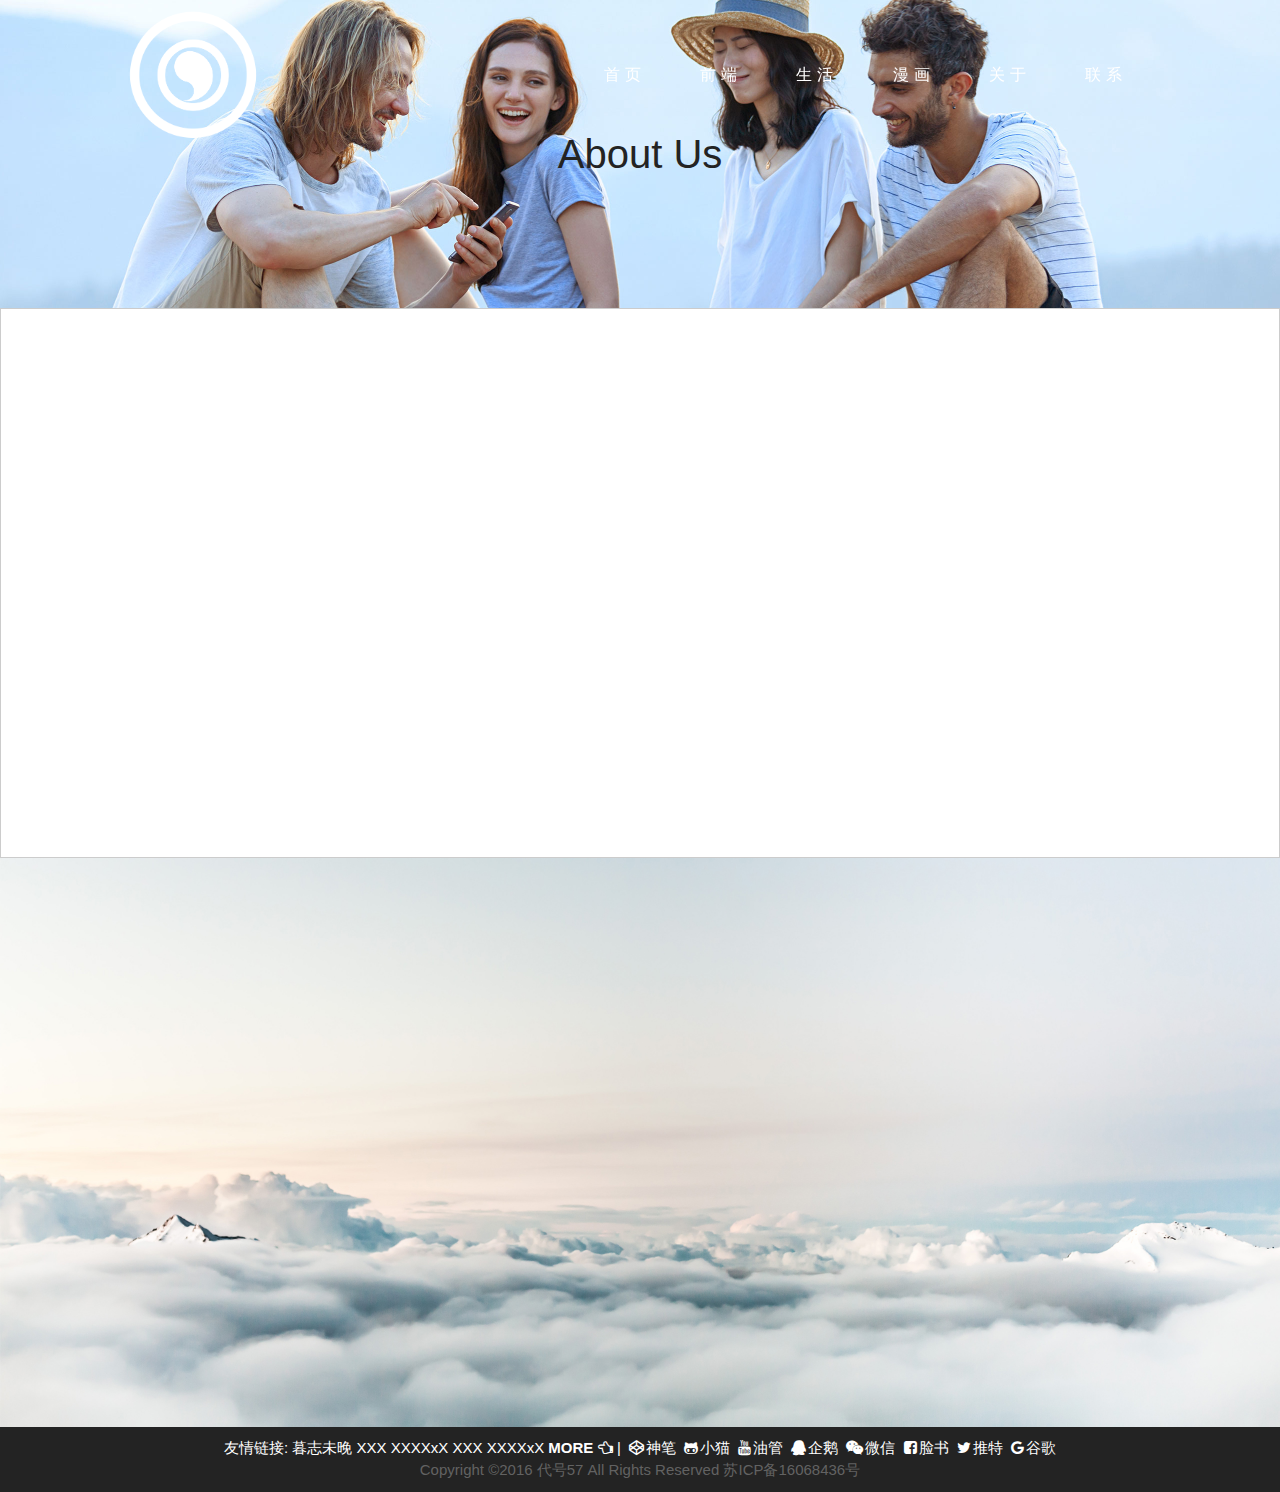
<file: contact.html>
<!doctype html>
<html lang="en">

<head>
    <title>前端</title>
    <meta charset="utf-8">
    <meta name="viewport" content="width=device-width, initial-scale=1, shrink-to-fit=no">
    <link rel="stylesheet" href="css/bootstrap.css">
    <link rel="stylesheet" href="css/font-awesome.css">
    <link rel="stylesheet" href="css/public.css">
    <link rel="stylesheet" href="css/BaiDuMap.css">
    <link rel="stylesheet" href="css/style.css">
    <link rel="stylesheet" href="css/stylem.css">
    <link rel="stylesheet" href="css/stylean.css">

    <script src="js/jquery-3.3.1.js"></script>
    <script type="text/javascript" src="http://api.map.baidu.com/api?key=&v=1.1&services=true"></script>
    <script src="js/popper.min.js"></script>
    <script src="js/bootstrap.min.js"></script>
    <script src="js/app.js"></script>
</head>

<body>
    <!-- 头部 -->
    <div class="header ShowPC">
        <nav class="head">
            <!-- logo -->
            <div class="header_logo_out">
                <div class="header_logo">
                    <img class="img-fluid header_logo_img" src="img/head/logow.png" alt="">
                </div>
            </div>
            <div class="header_link">
                <ul>
                    <li>
                        <a href="index.html">首页</a>
                    </li>
                    <li>
                        <a href="Web.html">前端</a>
                    </li>
                    <li>
                        <a href="Life.html">生活</a>
                    </li>
                    <li>
                        <a href="Cartoon.html">漫画</a>
                    </li>
                    <li>
                        <a href="About.html">关于</a>
                    </li>
                    <li>
                        <a href="Contact.html">联系</a>
                    </li>
                </ul>
            </div>
        </nav>
    </div>
    <!-- 手机头部 -->
    <div class="header_mb ShowMB">
        <div class="header_mb01">
            <div class="header_mb01_btn ">
                <i class="fa fa-align-justify"></i>
            </div>
            <div class="header_mb01_logo">
                <a href="">
                    <img src="img/head/logomb.png" alt="">
                </a>
            </div>
            <div class="header_mb01_search 	">
                <i class="fa fa-search"></i>
            </div>
        </div>
        <div class="header_mb02">

        </div>
        <div class="header_mb03">
            <div class="header_mb03_header">
                <div class="header_mb03_header_img">
                    <img class="w-100" src="img/head/logow.png" alt="">
                </div>
            </div>
            <div class="header_mb03_inner">
                <div class="header_mb03_li">
                    <a href="">
                        <i class="fa fa-home"></i> 首页
                    </a>
                </div>
                <div class="header_mb03_li">
                    <a href="">
                        <i class="fa fa-laptop"></i> 前端
                    </a>
                </div>
                <div class="header_mb03_li">
                    <a href="">
                        <i class="fa fa-coffee"></i> 生活
                    </a>
                </div>
                <div class="header_mb03_li">
                    <a href="">
                        <i class="	fa fa-paint-brush"></i> 漫画
                    </a>
                </div>
                <div class="header_mb03_li">
                    <a href="">
                        <i class="	fa fa-address-card-o"></i> 关于
                    </a>
                </div>
                <div class="header_mb03_li">
                    <a href="">
                        <i class="fa fa-phone"></i> 联系
                    </a>
                </div>
            </div>
        </div>
    </div>

    <!-- 内容 -->
    <div class="content content_about">
        <!-- 1 -->
        <div class="about_01">
            <img class="w-100" src="img/about/big_bg.jpg" alt="" srcset="">
            <div class="about_01_text">
                <span>
                    About Us
                </span>
            </div>
        </div>
        <!-- 2 -->
        <!--百度地图容器-->
        <div class="container-fluid">
            <div class="row">
                <div style="width:100%;height:550px;border:#ccc solid 1px;" id="dituContent"></div>
                <script src="js/BaiduMap.js"></script>
            </div>
        </div>
    </div>
    <img class="img-fluid" src="img/home/1.jpg" alt="">

    <!-- 底部导航 -->
    <div class="footer ShowPC">
        <div class="container">
            <div class="row">
                <div class="col-12  footer_inner">
                    <div class="footer_inner_01">
                        <div class="footer_inner_0101">
                            友情链接:
                            <span class="footer_inner_0101_01">
                                <a href="http://www.wjceo.com/">暮志未晚</a>
                                <a href="http://www.wjceo.com/">XXX</a>
                                <a href="http://www.wjceo.com/">XXXXxX</a>
                                <a href="http://www.wjceo.com/">XXX</a>
                                <a href="http://www.wjceo.com/">XXXXxX</a>
                            </span>
                            <span class="footer_inner_0101_02">
                                <a href="">
                                    <strong>MORE</strong>
                                    <strong class="fa fa-hand-o-left"></strong>
                                </a>
                                <i>|</i>
                            </span>
                        </div>

                        <div class="footer_inner_0102 footer_234">
                            <a href="">
                                <i class="fa fa-codepen"></i>神笔
                            </a>
                            <a href="">
                                <i class="fa fa-github-alt"></i>小猫
                            </a>
                            <a href="">
                                <i class="fa fa-youtube"></i>油管
                            </a>
                            <a href="">
                                <i class="fa fa-qq"></i>企鹅
                            </a>
                            <a href="">
                                <i class="fa fa-wechat"></i>微信
                            </a>
                            <a href="">
                                <i class="fa fa-facebook-square"></i>脸书
                            </a>
                            <a href="">
                                <i class="fa fa-twitter"></i>推特
                            </a>
                            <a href="">
                                <i class="fa fa-google"></i>谷歌
                            </a>
                        </div>
                    </div>
                    <div class="footer_inner_02">Copyright ©2016 代号57 All Rights Reserved 苏ICP备16068436号</div>
                </div>
            </div>
        </div>
    </div>
    <!-- 手机底部导航 -->
    <div class="footer_mb ShowMB">
        Copyright ©2016 代号57
    </div>
    <!-- <script src="js/web_canvas01.js"></script> -->
    <script src="js/web_canvas02.js"></script>
</body>

</html>
</file>
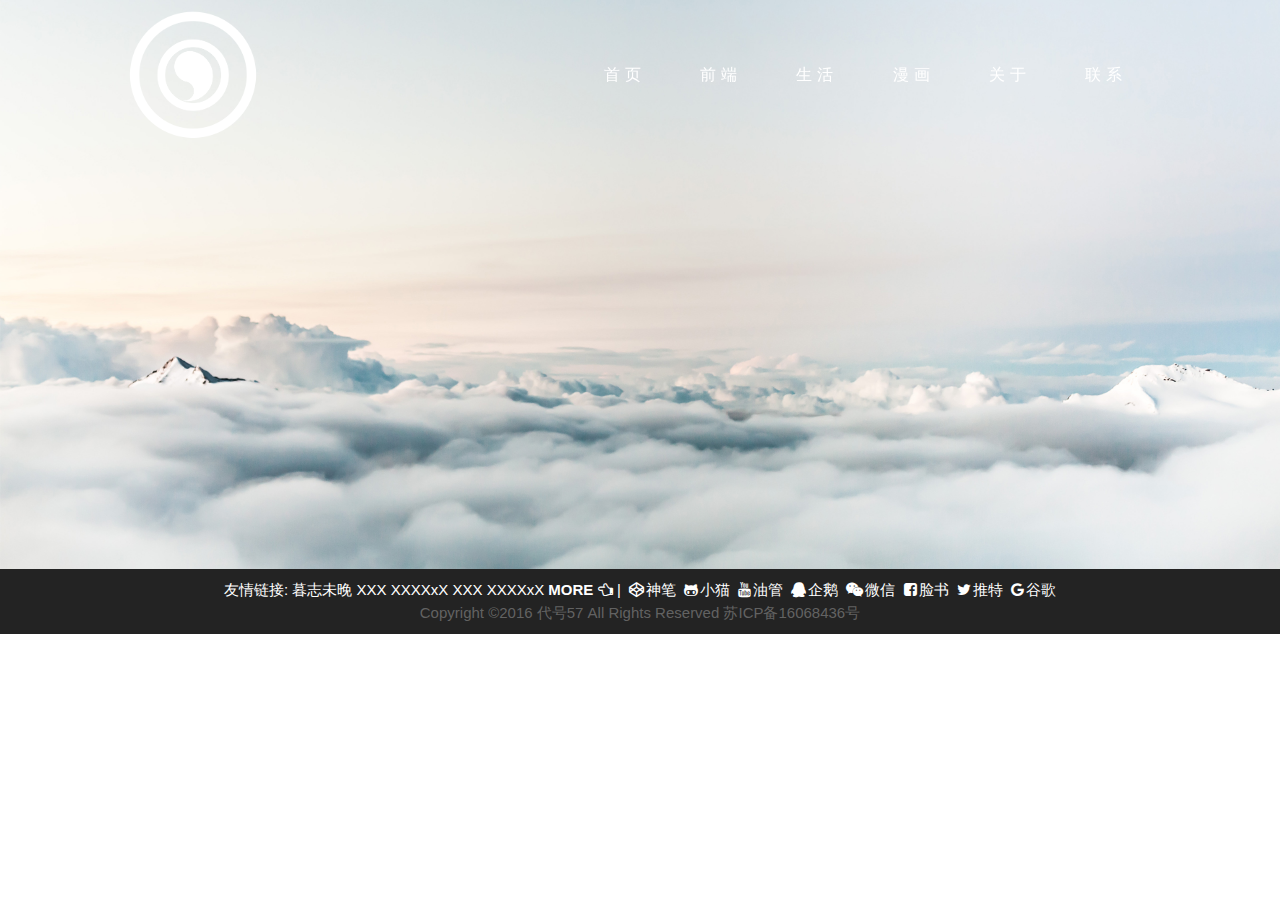
<file: head&foot.html>
<!doctype html>
<html lang="en">

<head>
    <title>前端</title>
    <meta charset="utf-8">
    <meta name="viewport" content="width=device-width, initial-scale=1, shrink-to-fit=no">
    <link rel="stylesheet" href="css/bootstrap.css">
    <link rel="stylesheet" href="css/font-awesome.css">
    <link rel="stylesheet" href="css/public.css">
    <link rel="stylesheet" href="css/style.css">
    <link rel="stylesheet" href="css/stylem.css">
    <link rel="stylesheet" href="css/stylean.css">

    <script src="js/jquery-3.3.1.js"></script>
    <script src="js/popper.min.js"></script>
    <script src="js/bootstrap.min.js"></script>
    <script src="js/app.js"></script>
</head>

<body>
    <!-- 头部 -->
    <div class="header ShowPC">
        <nav class="head">
            <!-- logo -->
            <div class="header_logo_out">
                <div class="header_logo">
                    <img class="img-fluid header_logo_img" src="img/head/logow.png" alt="">
                </div>
            </div>
            <div class="header_link">
                <ul>
                    <li>
                        <a href="index.html">首页</a>
                    </li>
                    <li>
                        <a href="Web.html">前端</a>
                    </li>
                    <li>
                        <a href="Life.html">生活</a>
                    </li>
                    <li>
                        <a href="Cartoon.html">漫画</a>
                    </li>
                    <li>
                        <a href="About.html">关于</a>
                    </li>
                    <li>
                        <a href="Contact.html">联系</a>
                    </li>
                </ul>
            </div>
        </nav>
    </div>
    <!-- 手机头部 -->
    <div class="header_mb ShowMB">
        <div class="header_mb01">
            <div class="header_mb01_btn ">
                <i class="fa fa-align-justify"></i>
            </div>
            <div class="header_mb01_logo">
                <a href="">
                    <img src="img/head/logomb.png" alt="">
                </a>
            </div>
            <div class="header_mb01_search 	">
                <i class="fa fa-search"></i>
            </div>
        </div>
        <div class="header_mb02">

        </div>
        <div class="header_mb03">
            <div class="header_mb03_header">
                <div class="header_mb03_header_img">
                    <img class="w-100" src="img/head/logow.png" alt="">
                </div>
            </div>
            <div class="header_mb03_inner">
                <div class="header_mb03_li">
                    <a href="">
                        <i class="fa fa-home"></i> 首页
                    </a>
                </div>
                <div class="header_mb03_li">
                    <a href="">
                        <i class="fa fa-laptop"></i> 前端
                    </a>
                </div>
                <div class="header_mb03_li">
                    <a href="">
                        <i class="fa fa-coffee"></i> 生活
                    </a>
                </div>
                <div class="header_mb03_li">
                    <a href="">
                        <i class="	fa fa-paint-brush"></i> 漫画
                    </a>
                </div>
                <div class="header_mb03_li">
                    <a href="">
                        <i class="	fa fa-address-card-o"></i> 关于
                    </a>
                </div>
                <div class="header_mb03_li">
                    <a href="">
                        <i class="fa fa-phone"></i> 联系
                    </a>
                </div>
            </div>
        </div>
    </div>
    <!-- 内容 -->


    <img class="img-fluid" src="img/home/1.jpg" alt="">
    <!-- 底部导航 -->
    <div class="footer ShowPC">
        <div class="container">
            <div class="row">
                <div class="col-12  footer_inner">
                    <div class="footer_inner_01">
                        <div class="footer_inner_0101">
                            友情链接:
                            <span class="footer_inner_0101_01">
                                <a href="http://www.wjceo.com/">暮志未晚</a>
                                <a href="http://www.wjceo.com/">XXX</a>
                                <a href="http://www.wjceo.com/">XXXXxX</a>
                                <a href="http://www.wjceo.com/">XXX</a>
                                <a href="http://www.wjceo.com/">XXXXxX</a>
                            </span>
                            <span class="footer_inner_0101_02">
                                <a href="">
                                    <strong>MORE</strong>
                                    <strong class="fa fa-hand-o-left"></strong>
                                </a>
                                <i>|</i>
                            </span>
                        </div>

                        <div class="footer_inner_0102 footer_234">
                            <a href="">
                                <i class="fa fa-codepen"></i>神笔
                            </a>
                            <a href="">
                                <i class="fa fa-github-alt"></i>小猫
                            </a>
                            <a href="">
                                <i class="fa fa-youtube"></i>油管
                            </a>
                            <a href="">
                                <i class="fa fa-qq"></i>企鹅
                            </a>
                            <a href="">
                                <i class="fa fa-wechat"></i>微信
                            </a>
                            <a href="">
                                <i class="fa fa-facebook-square"></i>脸书
                            </a>
                            <a href="">
                                <i class="fa fa-twitter"></i>推特
                            </a>
                            <a href="">
                                <i class="fa fa-google"></i>谷歌
                            </a>
                        </div>
                    </div>
                    <div class="footer_inner_02">Copyright ©2016 代号57 All Rights Reserved 苏ICP备16068436号</div>
                </div>
            </div>
        </div>
    </div>
    <!-- 手机底部导航 -->
    <div class="footer_mb ShowMB">
        Copyright ©2016 代号57
    </div>
    <!-- <script src="js/web_canvas01.js"></script> -->
    <script src="js/web_canvas02.js"></script>
</body>


</html>
</file>
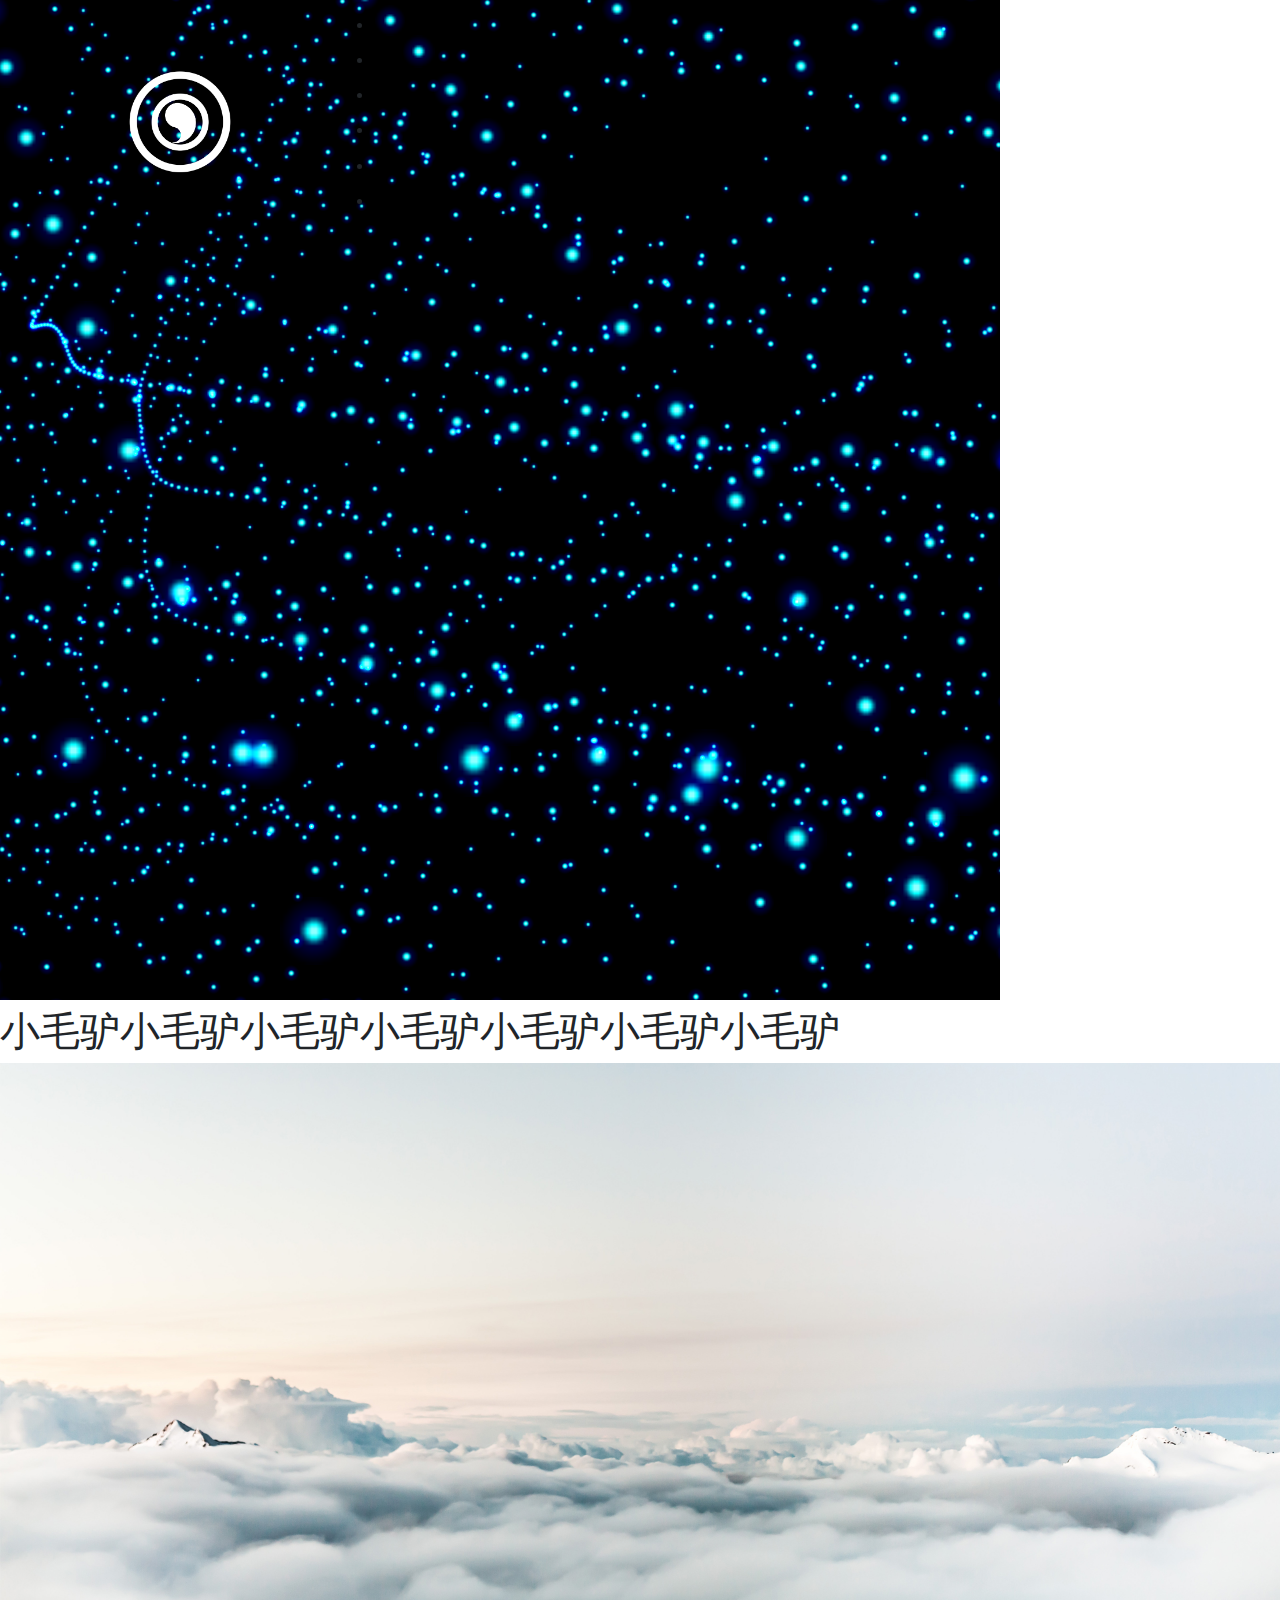
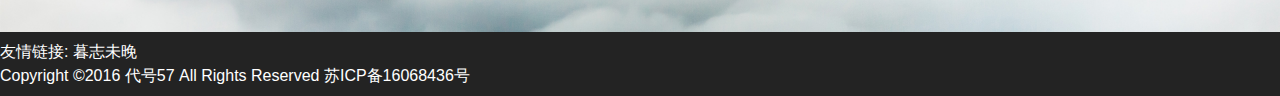
<file: life.html>
<!doctype html>
<html lang="en">

<head>
    <title>生活</title>
    <!-- Required meta tags -->
    <meta charset="utf-8">
    <meta name="viewport" content="width=device-width, initial-scale=1, shrink-to-fit=no">
    <link rel="stylesheet" href="css/bootstrap.css">
    <link rel="stylesheet" href="css/style.css">
</head>

<body>
    <!-- 头部 -->
    <div class="header">
        <nav class="head">
            <!-- logo -->
            <div class="header_logo_out">
                <div class="header_logo">
                    <img class="img-fluid header_logo_img" src="img/head/logow.png" alt="">
                </div>
            </div>
            <div class="header_link">
                <ul>
                    <li>
                        <a href="#">首页</a>
                    </li>
                    <li>
                        <a href="#">前端</a>
                    </li>
                    <li>
                        <a href="#">漫画</a>
                    </li>
                    <li>
                        <a href="#">生活</a>
                    </li>
                    <li>
                        <a href="#">成员</a>
                    </li>
                    <li>
                        <a href="#">联系</a>
                    </li>
                </ul>
            </div>
        </nav>
    </div>
    <!-- 内容 -->
    <div class="content content_web">

        <div id="web_canvas" class="web_canvas">
        </div>
        <div class="canvas_text">
            <h1>小毛驴小毛驴小毛驴小毛驴小毛驴小毛驴小毛驴</h1>
        </div>

    </div>
    <img class="img-fluid" src="img/home/1.jpg" alt="">


    <div class="footer">
        <div>
            友情链接:
            <a href="http://www.wjceo.com/">暮志未晚</a>
        </div>
        <div>Copyright ©2016 代号57 All Rights Reserved 苏ICP备16068436号</div>
    </div>
    <!-- Optional JavaScript -->
    <!-- jQuery first, then Popper.js, then Bootstrap JS -->
    <script src="js/jquery-3.3.1.js"></script>
    <script src="https://cdnjs.cloudflare.com/ajax/libs/popper.js/1.12.9/umd/popper.min.js" integrity="sha384-ApNbgh9B+Y1QKtv3Rn7W3mgPxhU9K/ScQsAP7hUibX39j7fakFPskvXusvfa0b4Q"
        crossorigin="anonymous"></script>
    <script src="js/bootstrap.min.js"></script>
    <script type="text/javascript" src="js/three.min.js"></script>
    <script type="text/javascript" src="js/dat.gui.min.js"></script>
    <script type="text/javascript" src="js/Stats.min.js"></script>
    <script src="js/canvas.js"></script>
    <script>
        $(function () {
            var nav = $(".header"); //得到导航对象
            var win = $(window); //得到窗口对象
            var sc = $(document);//得到document文档对象。
            var hei = $(".header").height();
            win.scroll(function () {
                if (sc.scrollTop() >= hei) {
                    nav.addClass("header_change");
                    $(".header_logo_img").attr("src", "img/head/logo2.png");
                } else {
                    nav.removeClass("header_change");
                    $(".header_logo_img").attr("src", "img/head/logow.png");
                }
            })
        })
    </script>
</body>

</html>
</file>
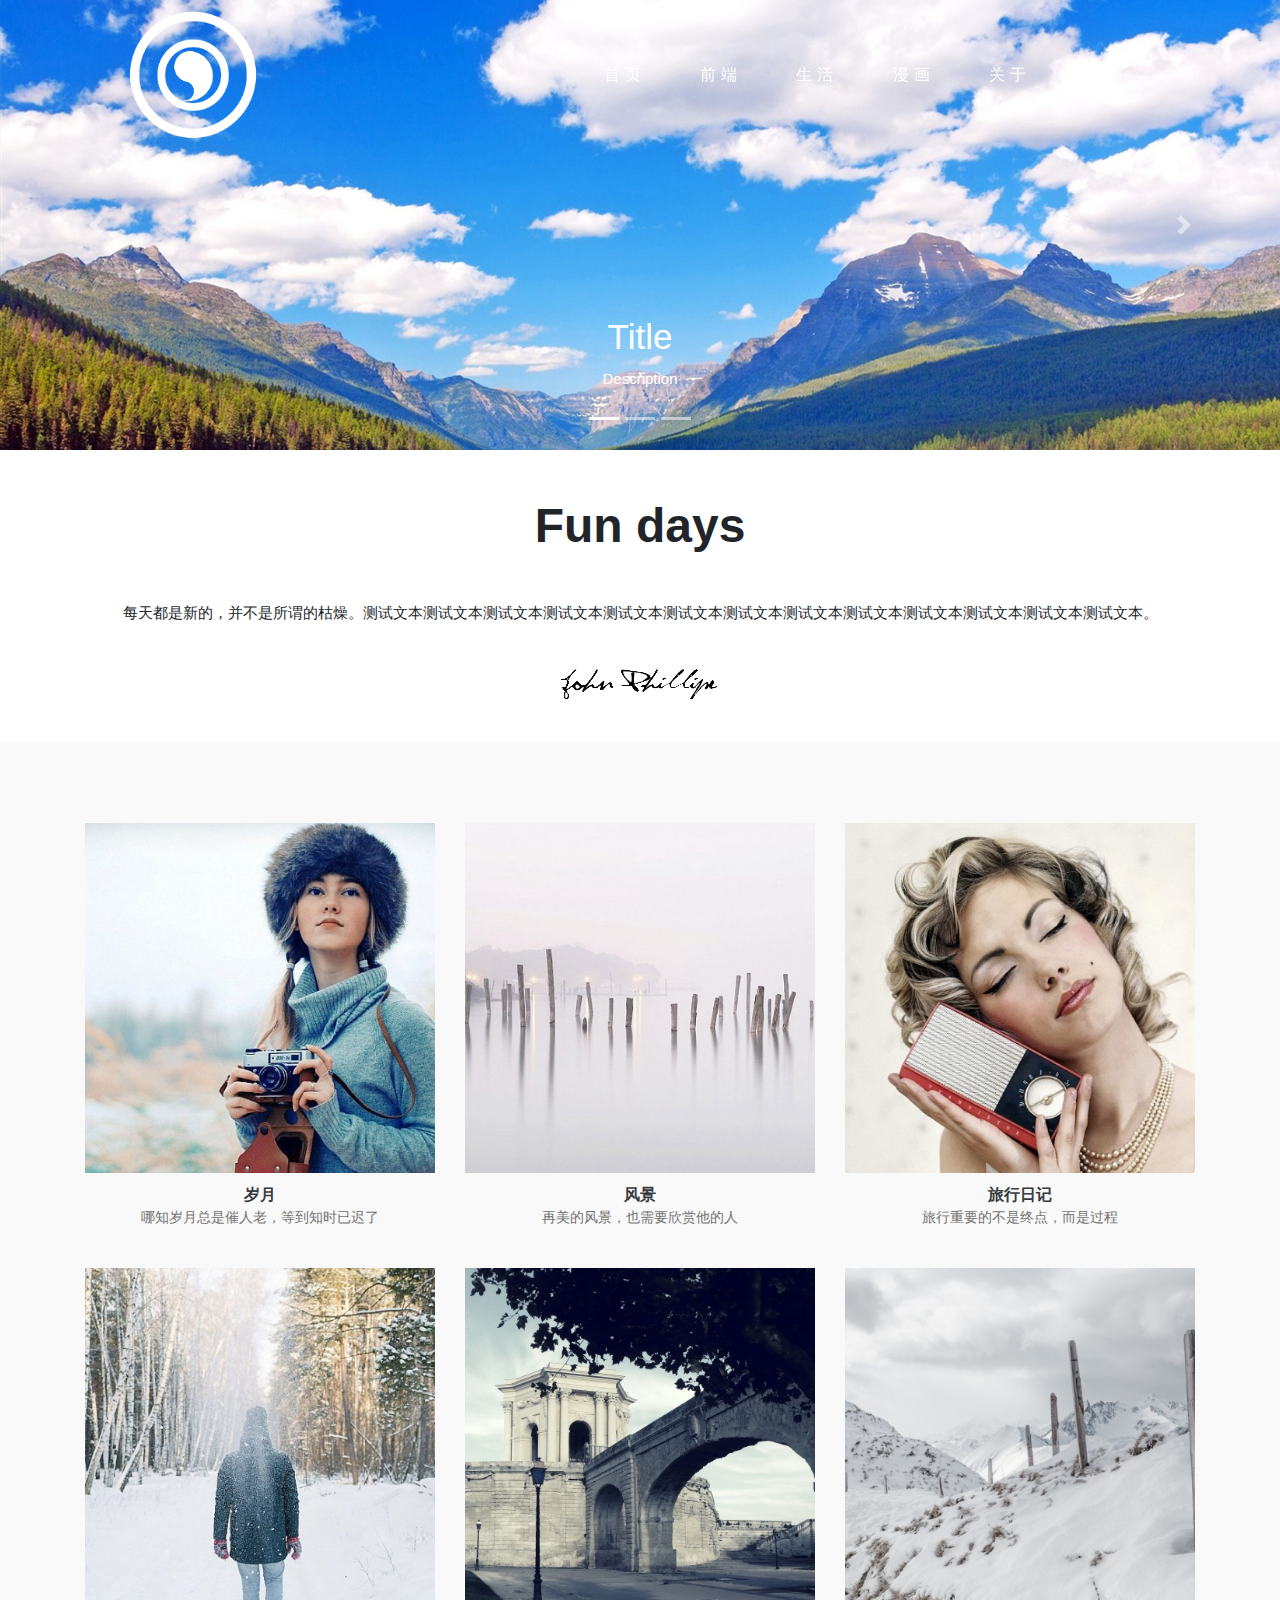
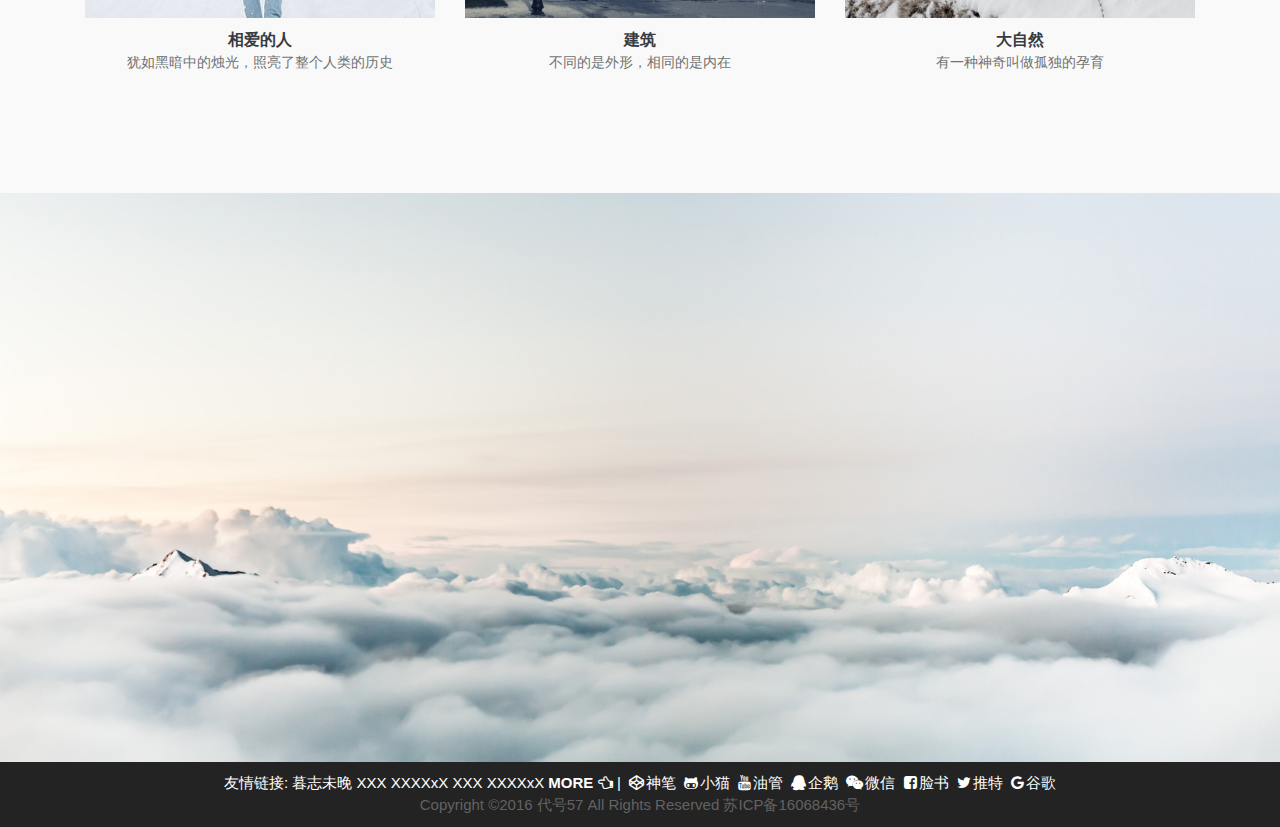
<file: Life.html>
<!doctype html>
<html lang="en">

<head>
    <title>前端</title>
    <meta charset="utf-8">
    <meta name="viewport" content="width=device-width, initial-scale=1, shrink-to-fit=no">
    <link rel="stylesheet" href="css/bootstrap.css">
    <link rel="stylesheet" href="css/font-awesome.css">
    <link rel="stylesheet" href="css/public.css">
    <link rel="stylesheet" href="css/style.css">
    <link rel="stylesheet" href="css/stylem.css">
    <link rel="stylesheet" href="css/stylean.css">

    <script src="js/jquery-3.3.1.js"></script>
    <script src="js/popper.min.js"></script>
    <script src="js/bootstrap.min.js"></script>
    <script src="js/app.js"></script>
</head>

<body>
    <!-- 头部 -->
    <div class="header ShowPC">
        <nav class="head">
            <!-- logo -->
            <div class="header_logo_out">
                <div class="header_logo">
                    <img class="img-fluid header_logo_img" src="img/head/logow.png" alt="">
                </div>
            </div>
            <div class="header_link">
                <ul>
                    <li>
                        <a href="index.html">首页</a>
                    </li>
                    <li>
                        <a href="Web.html">前端</a>
                    </li>
                    <li>
                        <a href="Life.html">生活</a>
                    </li>
                    <li>
                        <a href="Cartoon.html">漫画</a>
                    </li>
                    <li>
                        <a href="About.html">关于</a>
                    </li>
                    <li>
                        <a href="Contact.html">联系</a>
                    </li>
                </ul>
            </div>
        </nav>
    </div>
    <!-- 手机头部 -->
    <div class="header_mb ShowMB">
        <div class="header_mb01">
            <div class="header_mb01_btn ">
                <i class="fa fa-align-justify"></i>
            </div>
            <div class="header_mb01_logo">
                <a href="">
                    <img src="img/head/logomb.png" alt="">
                </a>
            </div>
            <div class="header_mb01_search 	">
                <i class="fa fa-search"></i>
            </div>
        </div>
        <div class="header_mb02">

        </div>
        <div class="header_mb03">
            <div class="header_mb03_header">
                <div class="header_mb03_header_img">
                    <img class="w-100" src="img/head/logow.png" alt="">
                </div>
            </div>
            <div class="header_mb03_inner">
                <div class="header_mb03_li">
                    <a href="">
                        <i class="fa fa-home"></i> 首页
                    </a>
                </div>
                <div class="header_mb03_li">
                    <a href="">
                        <i class="fa fa-laptop"></i> 前端
                    </a>
                </div>
                <div class="header_mb03_li">
                    <a href="">
                        <i class="fa fa-coffee"></i> 生活
                    </a>
                </div>
                <div class="header_mb03_li">
                    <a href="">
                        <i class="	fa fa-paint-brush"></i> 漫画
                    </a>
                </div>
                <div class="header_mb03_li">
                    <a href="">
                        <i class="	fa fa-address-card-o"></i> 关于
                    </a>
                </div>
                <div class="header_mb03_li">
                    <a href="">
                        <i class="fa fa-phone"></i> 联系
                    </a>
                </div>
            </div>
        </div>
    </div>
    <!-- 内容 -->
    <div class="content content_life">
        <!-- 1 -->
        <div class="life_content1">
            <div id="carouselId" class="carousel slide" data-ride="carousel">
                <ol class="carousel-indicators">
                    <li data-target="#carouselId" data-slide-to="0" class="active"></li>
                    <li data-target="#carouselId" data-slide-to="1"></li>
                    <li data-target="#carouselId" data-slide-to="2"></li>
                </ol>
                <div class="carousel-inner" role="listbox">
                    <div class="carousel-item active">
                        <img class="w-100" src="img/weblist/1.jpg" alt="First slide">
                        <div class="carousel-caption d-none d-md-block">
                            <h3>Title</h3>
                            <p>Description</p>
                        </div>
                    </div>
                    <div class="carousel-item">
                        <img class="w-100" src="img/weblist/2.jpg" alt="Second slide">
                        <div class="carousel-caption d-none d-md-block">
                            <h3>Title</h3>
                            <p>Description</p>
                        </div>
                    </div>
                    <div class="carousel-item">
                        <img class="w-100" src="img/weblist/3.jpg" alt="Third slide">
                        <div class="carousel-caption d-none d-md-block">
                            <h3>Title</h3>
                            <p>Description</p>
                        </div>
                    </div>
                </div>
                <a class="carousel-control-prev" href="#carouselId" role="button" data-slide="prev">
                    <span class="carousel-control-prev-icon" aria-hidden="true"></span>
                    <span class="sr-only">Previous</span>
                </a>
                <a class="carousel-control-next" href="#carouselId" role="button" data-slide="next">
                    <span class="carousel-control-next-icon" aria-hidden="true"></span>
                    <span class="sr-only">Next</span>
                </a>
            </div>
        </div>
        <!-- 2 -->
        <div class="life_content2">
            <div class="life_con2_title text-center">
                Fun days
            </div>
            <div class="life_con2_text text-center">
                每天都是新的，并不是所谓的枯燥。测试文本测试文本测试文本测试文本测试文本测试文本测试文本测试文本测试文本测试文本测试文本测试文本测试文本。
            </div>
            <div class="life_con2_img text-center">
                <img src="img/life/001.png" alt="">
            </div>
        </div>
    </div>
    <!-- 3 -->
    <div class="life_content3">
        <div class="container">
            <div class="row">
                <div class="col-12 col-xs-12 col-sm-6 col-lg-4 life_con3_con_out">
                    <div class="life_con3_con">
                        <div class="life_con3_img">
                            <img class="w-100" src="img/life/01.jpg" alt="">
                        </div>
                        <div class="life_con3_txt">
                            <div class="life_con3_title text-center">
                                岁月
                            </div>
                            <div class="life_con3_text text-center">
                                哪知岁月总是催人老，等到知时已迟了
                            </div>
                        </div>
                    </div>
                </div>
                <div class="col-12 col-xs-12 col-sm-6 col-lg-4 life_con3_con_out">
                    <div class="life_con3_con">
                        <div class="life_con3_img">
                            <img class="w-100" src="img/life/02.jpg" alt="">
                        </div>
                        <div class="life_con3_txt">
                            <div class="life_con3_title text-center">
                                风景
                            </div>
                            <div class="life_con3_text text-center">
                                再美的风景，也需要欣赏他的人
                            </div>
                        </div>
                    </div>
                </div>
                <div class="col-12 col-xs-12 col-sm-6 col-lg-4 life_con3_con_out">
                    <div class="life_con3_con">
                        <div class="life_con3_img">
                            <img class="w-100" src="img/life/03.jpg" alt="">
                        </div>
                        <div class="life_con3_txt">
                            <div class="life_con3_title text-center">
                                旅行日记
                            </div>
                            <div class="life_con3_text text-center">
                                旅行重要的不是终点，而是过程
                            </div>
                        </div>
                    </div>
                </div>
                <div class="col-12 col-xs-12 col-sm-6 col-lg-4 life_con3_con_out">
                    <div class="life_con3_con">
                        <div class="life_con3_img">
                            <img class="w-100" src="img/life/04.jpg" alt="">
                        </div>
                        <div class="life_con3_txt">
                            <div class="life_con3_title text-center">
                                相爱的人
                            </div>
                            <div class="life_con3_text text-center">
                                犹如黑暗中的烛光，照亮了整个人类的历史
                            </div>
                        </div>
                    </div>
                </div>
                <div class="col-12 col-xs-12 col-sm-6 col-lg-4 life_con3_con_out">
                    <div class="life_con3_con">
                        <div class="life_con3_img">
                            <img class="w-100" src="img/life/05.jpg" alt="">
                        </div>
                        <div class="life_con3_txt">
                            <div class="life_con3_title text-center">
                                建筑
                            </div>
                            <div class="life_con3_text text-center">
                                不同的是外形，相同的是内在
                            </div>
                        </div>
                    </div>
                </div>
                <div class="col-12 col-xs-12 col-sm-6 col-lg-4 life_con3_con_out">
                    <div class="life_con3_con">
                        <div class="life_con3_img">
                            <img class="w-100" src="img/life/06.jpg" alt="">
                        </div>
                        <div class="life_con3_txt">
                            <div class="life_con3_title text-center">
                                大自然
                            </div>
                            <div class="life_con3_text text-center">
                                有一种神奇叫做孤独的孕育
                            </div>
                        </div>
                    </div>
                </div>
            </div>
        </div>
    </div>

    <img class="img-fluid" src="img/home/1.jpg" alt="">
    <!-- 底部导航 -->
    <div class="footer ShowPC">
        <div class="container">
            <div class="row">
                <div class="col-12  footer_inner">
                    <div class="footer_inner_01">
                        <div class="footer_inner_0101">
                            友情链接:
                            <span class="footer_inner_0101_01">
                                <a href="http://www.wjceo.com/">暮志未晚</a>
                                <a href="http://www.wjceo.com/">XXX</a>
                                <a href="http://www.wjceo.com/">XXXXxX</a>
                                <a href="http://www.wjceo.com/">XXX</a>
                                <a href="http://www.wjceo.com/">XXXXxX</a>
                            </span>
                            <span class="footer_inner_0101_02">
                                <a href="">
                                    <strong>MORE</strong>
                                    <strong class="fa fa-hand-o-left"></strong>
                                </a>
                                <i>|</i>
                            </span>
                        </div>

                        <div class="footer_inner_0102 footer_234">
                            <a href="">
                                <i class="fa fa-codepen"></i>神笔
                            </a>
                            <a href="">
                                <i class="fa fa-github-alt"></i>小猫
                            </a>
                            <a href="">
                                <i class="fa fa-youtube"></i>油管
                            </a>
                            <a href="">
                                <i class="fa fa-qq"></i>企鹅
                            </a>
                            <a href="">
                                <i class="fa fa-wechat"></i>微信
                            </a>
                            <a href="">
                                <i class="fa fa-facebook-square"></i>脸书
                            </a>
                            <a href="">
                                <i class="fa fa-twitter"></i>推特
                            </a>
                            <a href="">
                                <i class="fa fa-google"></i>谷歌
                            </a>
                        </div>
                    </div>
                    <div class="footer_inner_02">Copyright ©2016 代号57 All Rights Reserved 苏ICP备16068436号</div>
                </div>
            </div>
        </div>
    </div>
    <!-- 手机底部导航 -->
    <div class="footer_mb ShowMB">
        Copyright ©2016 代号57
    </div>
    <!-- <script src="js/web_canvas01.js"></script> -->
    <script src="js/web_canvas02.js"></script>
</body>


</html>
</file>
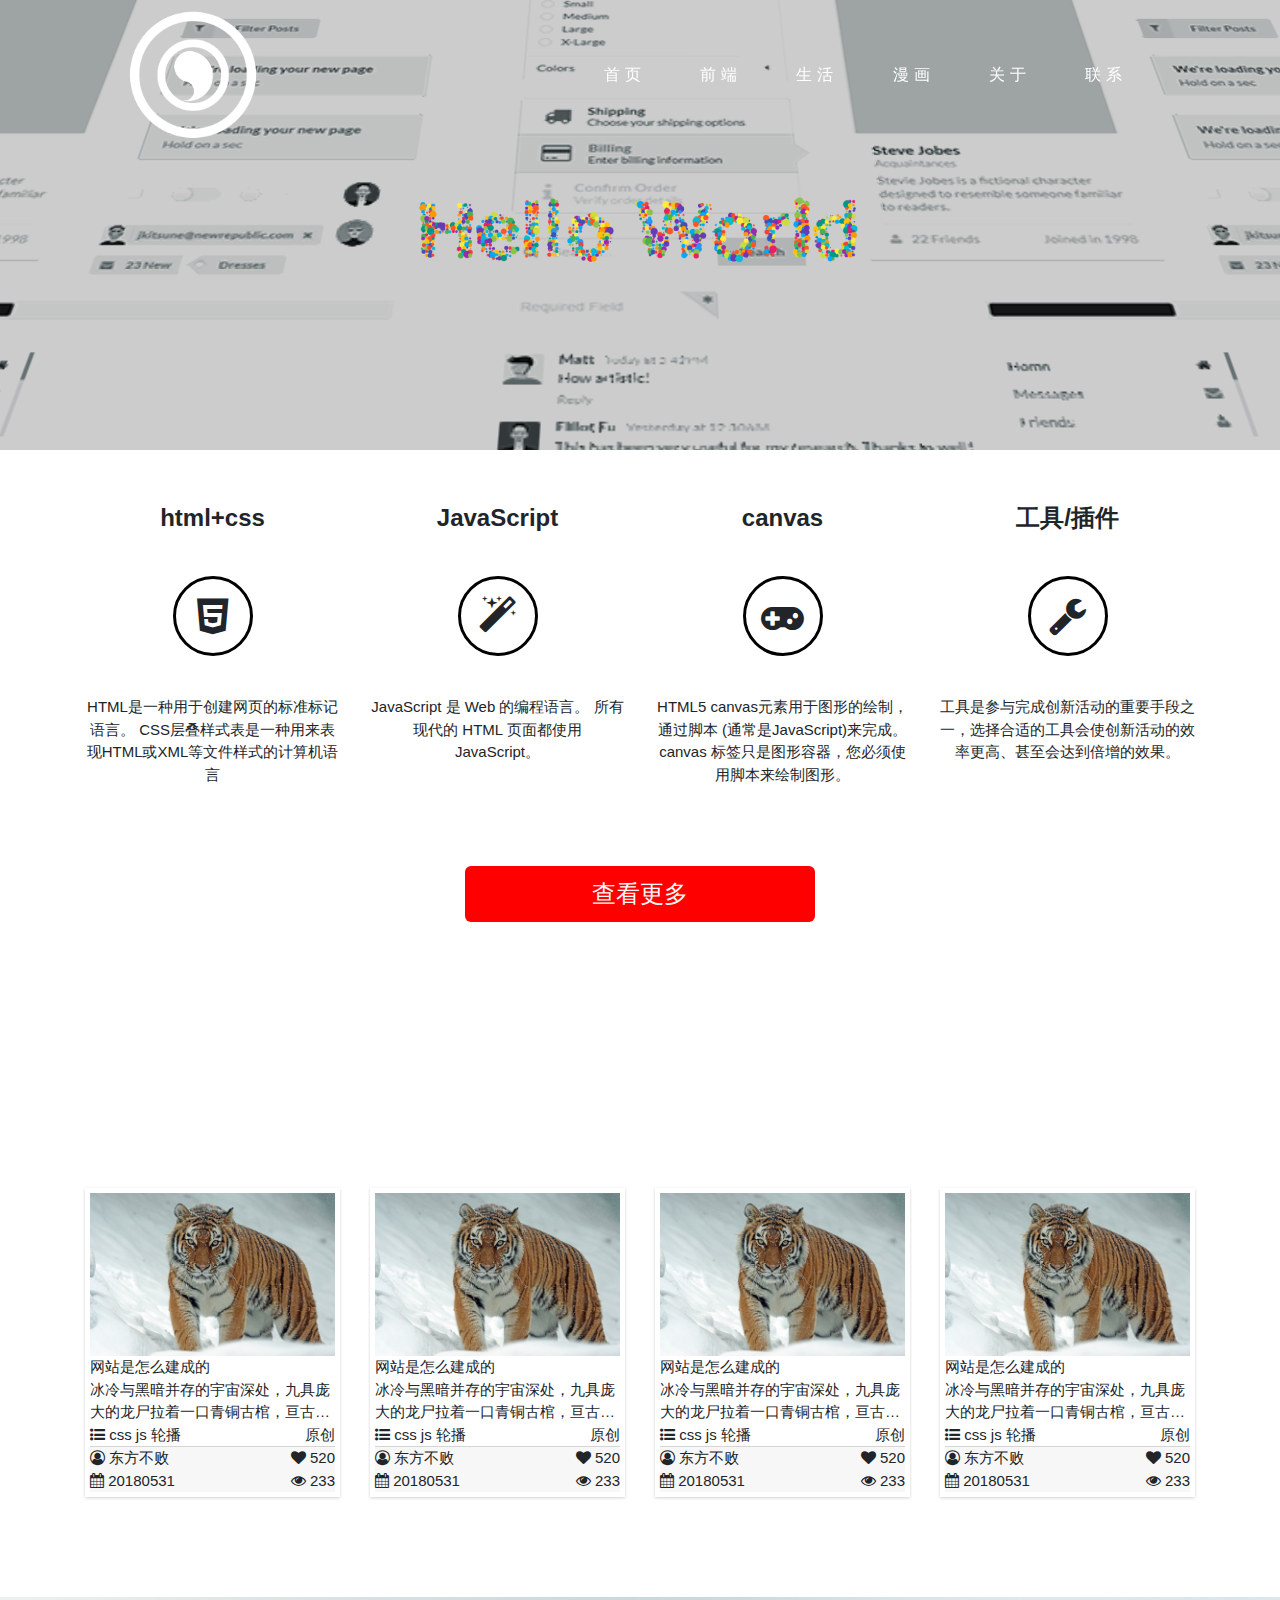
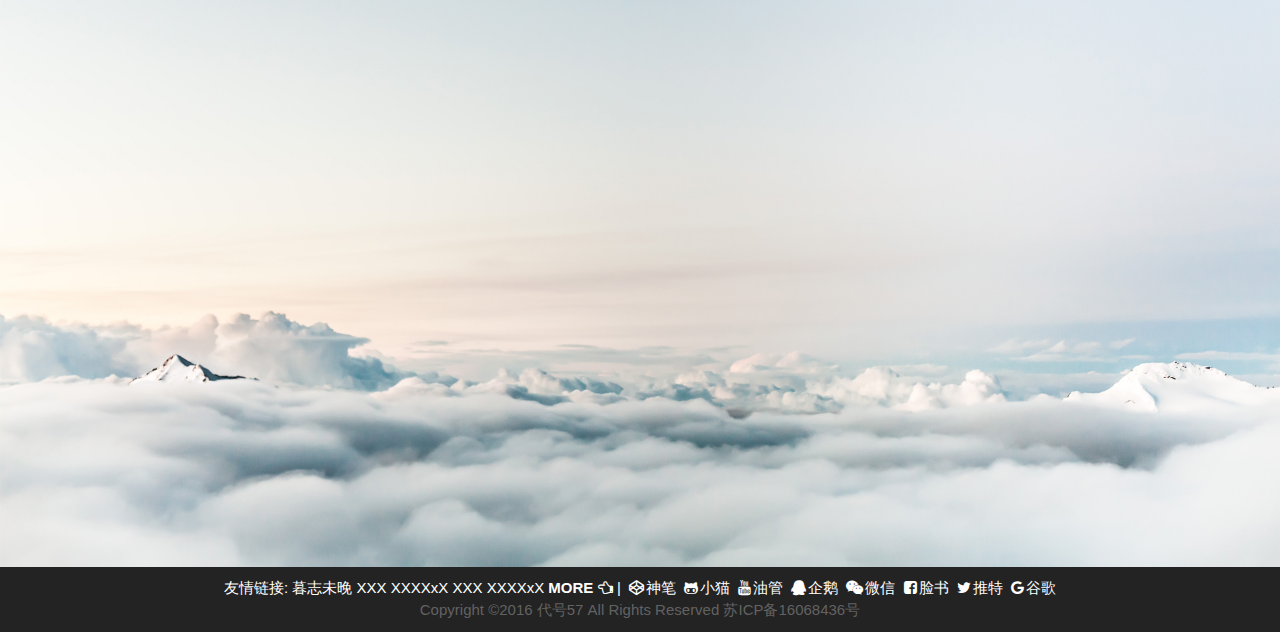
<file: web.html>
<!doctype html>
<html lang="en">

<head>
    <title>前端</title>
    <meta charset="utf-8">
    <meta name="viewport" content="width=device-width, initial-scale=1, shrink-to-fit=no">
    <link rel="stylesheet" href="css/bootstrap.css">
    <link rel="stylesheet" href="css/font-awesome.css">
    <link rel="stylesheet" href="css/public.css">
    <link rel="stylesheet" href="css/style.css">
    <link rel="stylesheet" href="css/stylem.css">
    <link rel="stylesheet" href="css/stylean.css">

    <script src="js/jquery-3.3.1.js"></script>
    <script src="js/popper.min.js"></script>
    <script src="js/bootstrap.min.js"></script>
    <script src="js/app.js"></script>
</head>

<body>
    <!-- 头部 -->
    <div class="header ShowPC">
        <nav class="head">
            <!-- logo -->
            <div class="header_logo_out">
                <div class="header_logo">
                    <img class="img-fluid header_logo_img" src="img/head/logow.png" alt="">
                </div>
            </div>
            <div class="header_link">
                <ul>
                    <li>
                        <a href="index.html">首页</a>
                    </li>
                    <li>
                        <a href="Web.html">前端</a>
                    </li>
                    <li>
                        <a href="Life.html">生活</a>
                    </li>
                    <li>
                        <a href="Cartoon.html">漫画</a>
                    </li>
                    <li>
                        <a href="About.html">关于</a>
                    </li>
                    <li>
                        <a href="Contact.html">联系</a>
                    </li>
                </ul>
            </div>
        </nav>
    </div>
    <!-- 手机头部 -->
    <div class="header_mb ShowMB">
        <div class="header_mb01">
            <div class="header_mb01_btn ">
                <i class="fa fa-align-justify"></i>
            </div>
            <div class="header_mb01_logo">
                <a href="">
                    <img src="img/head/logomb.png" alt="">
                </a>
            </div>
            <div class="header_mb01_search 	">
                <i class="fa fa-search"></i>
            </div>
        </div>
        <div class="header_mb02">

        </div>
        <div class="header_mb03">
            <div class="header_mb03_header">
                <div class="header_mb03_header_img">
                    <img class="w-100" src="img/head/logow.png" alt="">
                </div>
            </div>
            <div class="header_mb03_inner">
                <div class="header_mb03_li">
                    <a href="">
                        <i class="fa fa-home"></i> 首页
                    </a>
                </div>
                <div class="header_mb03_li">
                    <a href="">
                        <i class="fa fa-laptop"></i> 前端
                    </a>
                </div>
                <div class="header_mb03_li">
                    <a href="">
                        <i class="fa fa-coffee"></i> 生活
                    </a>
                </div>
                <div class="header_mb03_li">
                    <a href="">
                        <i class="	fa fa-paint-brush"></i> 漫画
                    </a>
                </div>
                <div class="header_mb03_li">
                    <a href="">
                        <i class="	fa fa-address-card-o"></i> 关于
                    </a>
                </div>
                <div class="header_mb03_li">
                    <a href="">
                        <i class="fa fa-phone"></i> 联系
                    </a>
                </div>
            </div>
        </div>
    </div>
    <!-- 内容 -->
    <div class="content content_web">
        <div class="web_canvas">
            <div class="web_canvas_01">
                <div class="web_canvas_01_bg">

                </div>

            </div>
            <div class="web_canvas_02">
                <canvas id="canvas_web02"></canvas>
            </div>
        </div>

        <!-- 1 -->
        <div class=" web_content1">
            <div class="container ">
                <div class="row">
                    <div class="col-12 col-sm-6  col-md-3 ">
                        <div class="web_con1_title">
                            html+css
                        </div>
                        <div class="web_con1_i">
                            <div class="web_con1_i_inner">
                                <i class="fa fa-html5"></i>
                            </div>
                        </div>
                        <div class="web_con1_text">
                            HTML是一种用于创建网页的标准标记语言。 CSS层叠样式表是一种用来表现HTML或XML等文件样式的计算机语言
                        </div>
                    </div>
                    <div class="col-12 col-sm-6  col-md-3 ">
                        <div class="web_con1_title">
                            JavaScript
                        </div>
                        <div class="web_con1_i">
                            <div class="web_con1_i_inner">
                                <i class="fa fa-magic"></i>
                            </div>
                        </div>
                        <div class="web_con1_text">
                            JavaScript 是 Web 的编程语言。 所有现代的 HTML 页面都使用 JavaScript。
                        </div>
                    </div>
                    <div class="col-12 col-sm-6  col-md-3 ">
                        <div class="web_con1_title">
                            canvas
                        </div>
                        <div class="web_con1_i">
                            <div class="web_con1_i_inner">
                                <i class="fa fa-gamepad"></i>
                            </div>
                        </div>
                        <div class="web_con1_text">
                            HTML5 canvas元素用于图形的绘制，通过脚本 (通常是JavaScript)来完成。canvas 标签只是图形容器，您必须使用脚本来绘制图形。
                        </div>
                    </div>
                    <div class="col-12 col-sm-6  col-md-3">
                        <div class="web_con1_title">
                            工具/插件
                        </div>
                        <div class="web_con1_i">
                            <div class="web_con1_i_inner">
                                <i class="fa fa-wrench"></i>
                            </div>
                        </div>
                        <div class="web_con1_text">
                            工具是参与完成创新活动的重要手段之一，选择合适的工具会使创新活动的效率更高、甚至会达到倍增的效果。
                        </div>
                    </div>
                </div>
                <div class="row justify-content-center">
                    <div class="col-10 col-sm-10 col-md-4 ">
                        <div class="web_con1_btn">
                            查看更多
                        </div>
                    </div>
                </div>
            </div>
        </div>
        <!-- 2 -->
        <div class=" web_content2">
            <div class="container ">
                <div class="row">
                    <div class="col-12 col-sm-6  col-md-4 col-lg-4 col-xl-3  ">
                        <div class="web_con2_classify_title">
                            html+css
                        </div>
                    </div>
                    <div class="col-12 col-sm-6  col-md-4 col-lg-4 col-xl-3  ">
                        <div class="web_con2_classify_title">
                            JavaScript
                        </div>
                    </div>
                    <div class="col-12 col-sm-6  col-md-4 col-lg-4 col-xl-3  ">
                        <div class="web_con2_classify_title">
                            canvas
                        </div>
                    </div>
                    <div class="col-12 col-sm-6  col-md-4 col-lg-4 col-xl-3  ">
                        <div class="web_con2_classify_title">
                            工具/插件
                        </div>
                    </div>
                </div>
                <div class="row">
                    <div class="col-12 col-sm-6  col-md-4 col-lg-4 col-xl-3  ">
                        <div class="web_con2_li">
                            <div class="web_con2_li_01">
                                <img class="img-fluid" src="/img/web/amurtiger-1975790__340.jpg" alt="">
                            </div>
                            <div class="web_con2_li_02">
                                <div class="web_con2_title ">
                                    网站是怎么建成的
                                </div>
                                <div class="web_con2_title ">
                                    冰冷与黑暗并存的宇宙深处，九具庞大的龙尸拉着一口青铜古棺，亘古长存。 这是太空探测器在枯寂的宇宙中捕捉到的一幅极其震撼的画面。
                                </div>
                                <div class="web_con2_classify">
                                    <div class="web_con2_classify_01">
                                        <i class="	fa fa-list-ul"> </i>
                                        <span>css</span>
                                        <span>
                                            js
                                        </span>
                                        <span>
                                            轮播
                                        </span>
                                    </div>
                                    <div class="web_con2_classify_02">
                                        <span>
                                            原创
                                        </span>
                                    </div>
                                </div>
                                <div class="web_con2_article_details ">
                                    <div class="web_con2_article_details02">

                                        <div>
                                            <i class="fa fa-user-circle-o" data-toggle="tooltip" title="我叫吴奇"></i>
                                            <span class="web_con2_article_author">东方不败</span>
                                        </div>
                                        <div>
                                            <i class="	fa fa-heart"></i>
                                            520
                                        </div>
                                    </div>

                                    <div class="web_con2_article_details01">
                                        <div class="web_con2_article_details0101">
                                            <i class="fa fa-calendar"></i>
                                            <span class="web_con2_article_time">20180531</span>
                                        </div>
                                        <div class="web_con2_article_details0102">
                                            <i class="fa fa-eye">
                                            </i>
                                            233
                                        </div>
                                    </div>

                                </div>
                            </div>
                        </div>
                    </div>
                    <div class="col-12 col-sm-6  col-md-4 col-lg-4 col-xl-3  ">
                        <div class="web_con2_li">
                            <div class="web_con2_li_01">
                                <img class="img-fluid" src="/img/web/amurtiger-1975790__340.jpg" alt="">
                            </div>
                            <div class="web_con2_li_02">
                                <div class="web_con2_title ">
                                    网站是怎么建成的
                                </div>
                                <div class="web_con2_title ">
                                    冰冷与黑暗并存的宇宙深处，九具庞大的龙尸拉着一口青铜古棺，亘古长存。 这是太空探测器在枯寂的宇宙中捕捉到的一幅极其震撼的画面。
                                </div>
                                <div class="web_con2_classify">
                                    <div class="web_con2_classify_01">
                                        <i class="	fa fa-list-ul"> </i>
                                        <span>css</span>
                                        <span>
                                            js
                                        </span>
                                        <span>
                                            轮播
                                        </span>
                                    </div>
                                    <div class="web_con2_classify_02">
                                        <span>
                                            原创
                                        </span>
                                    </div>
                                </div>
                                <div class="web_con2_article_details ">
                                    <div class="web_con2_article_details02">

                                        <div>
                                            <i class="fa fa-user-circle-o" data-toggle="tooltip" title="我叫吴奇"></i>
                                            <span class="web_con2_article_author">东方不败</span>
                                        </div>
                                        <div>
                                            <i class="	fa fa-heart"></i>
                                            520
                                        </div>
                                    </div>

                                    <div class="web_con2_article_details01">
                                        <div class="web_con2_article_details0101">
                                            <i class="fa fa-calendar"></i>
                                            <span class="web_con2_article_time">20180531</span>
                                        </div>
                                        <div class="web_con2_article_details0102">
                                            <i class="fa fa-eye">
                                            </i>
                                            233
                                        </div>
                                    </div>

                                </div>
                            </div>
                        </div>
                    </div>
                    <div class="col-12 col-sm-6  col-md-4 col-lg-4 col-xl-3  ">
                        <div class="web_con2_li">
                            <div class="web_con2_li_01">
                                <img class="img-fluid" src="/img/web/amurtiger-1975790__340.jpg" alt="">
                            </div>
                            <div class="web_con2_li_02">
                                <div class="web_con2_title ">
                                    网站是怎么建成的
                                </div>
                                <div class="web_con2_title ">
                                    冰冷与黑暗并存的宇宙深处，九具庞大的龙尸拉着一口青铜古棺，亘古长存。 这是太空探测器在枯寂的宇宙中捕捉到的一幅极其震撼的画面。
                                </div>
                                <div class="web_con2_classify">
                                    <div class="web_con2_classify_01">
                                        <i class="	fa fa-list-ul"> </i>
                                        <span>css</span>
                                        <span>
                                            js
                                        </span>
                                        <span>
                                            轮播
                                        </span>
                                    </div>
                                    <div class="web_con2_classify_02">
                                        <span>
                                            原创
                                        </span>
                                    </div>
                                </div>
                                <div class="web_con2_article_details ">
                                    <div class="web_con2_article_details02">

                                        <div>
                                            <i class="fa fa-user-circle-o" data-toggle="tooltip" title="我叫吴奇"></i>
                                            <span class="web_con2_article_author">东方不败</span>
                                        </div>
                                        <div>
                                            <i class="	fa fa-heart"></i>
                                            520
                                        </div>
                                    </div>

                                    <div class="web_con2_article_details01">
                                        <div class="web_con2_article_details0101">
                                            <i class="fa fa-calendar"></i>
                                            <span class="web_con2_article_time">20180531</span>
                                        </div>
                                        <div class="web_con2_article_details0102">
                                            <i class="fa fa-eye">
                                            </i>
                                            233
                                        </div>
                                    </div>

                                </div>
                            </div>
                        </div>
                    </div>
                    <div class="col-12 col-sm-6  col-md-4 col-lg-4 col-xl-3  ">
                        <div class="web_con2_li">
                            <div class="web_con2_li_01">
                                <img class="img-fluid" src="/img/web/amurtiger-1975790__340.jpg" alt="">
                            </div>
                            <div class="web_con2_li_02">
                                <div class="web_con2_title ">
                                    网站是怎么建成的
                                </div>
                                <div class="web_con2_title ">
                                    冰冷与黑暗并存的宇宙深处，九具庞大的龙尸拉着一口青铜古棺，亘古长存。 这是太空探测器在枯寂的宇宙中捕捉到的一幅极其震撼的画面。
                                </div>
                                <div class="web_con2_classify">
                                    <div class="web_con2_classify_01">
                                        <i class="	fa fa-list-ul"> </i>
                                        <span>css</span>
                                        <span>
                                            js
                                        </span>
                                        <span>
                                            轮播
                                        </span>
                                    </div>
                                    <div class="web_con2_classify_02">
                                        <span>
                                            原创
                                        </span>
                                    </div>
                                </div>
                                <div class="web_con2_article_details ">
                                    <div class="web_con2_article_details02">

                                        <div>
                                            <i class="fa fa-user-circle-o" data-toggle="tooltip" title="我叫吴奇"></i>
                                            <span class="web_con2_article_author">东方不败</span>
                                        </div>
                                        <div>
                                            <i class="	fa fa-heart"></i>
                                            520
                                        </div>
                                    </div>

                                    <div class="web_con2_article_details01">
                                        <div class="web_con2_article_details0101">
                                            <i class="fa fa-calendar"></i>
                                            <span class="web_con2_article_time">20180531</span>
                                        </div>
                                        <div class="web_con2_article_details0102">
                                            <i class="fa fa-eye">
                                            </i>
                                            233
                                        </div>
                                    </div>

                                </div>
                            </div>
                        </div>
                    </div>
                </div>
            </div>
        </div>
        <script>
            $(document).ready(function () {
                $('[data-toggle="tooltip"]').tooltip();
            });
        </script>
    </div>
    <img class="img-fluid" src="img/home/1.jpg" alt="">

    <!-- 底部导航 -->
    <div class="footer ShowPC">
        <div class="container">
            <div class="row">
                <div class="col-12  footer_inner">
                    <div class="footer_inner_01">
                        <div class="footer_inner_0101">
                            友情链接:
                            <span class="footer_inner_0101_01">
                                <a href="http://www.wjceo.com/">暮志未晚</a>
                                <a href="http://www.wjceo.com/">XXX</a>
                                <a href="http://www.wjceo.com/">XXXXxX</a>
                                <a href="http://www.wjceo.com/">XXX</a>
                                <a href="http://www.wjceo.com/">XXXXxX</a>
                            </span>
                            <span class="footer_inner_0101_02">
                                <a href="">
                                    <strong>MORE</strong>
                                    <strong class="fa fa-hand-o-left"></strong>
                                </a>
                                <i>|</i>
                            </span>
                        </div>

                        <div class="footer_inner_0102 footer_234">
                            <a href="">
                                <i class="fa fa-codepen"></i>神笔
                            </a>
                            <a href="">
                                <i class="fa fa-github-alt"></i>小猫
                            </a>
                            <a href="">
                                <i class="fa fa-youtube"></i>油管
                            </a>
                            <a href="">
                                <i class="fa fa-qq"></i>企鹅
                            </a>
                            <a href="">
                                <i class="fa fa-wechat"></i>微信
                            </a>
                            <a href="">
                                <i class="fa fa-facebook-square"></i>脸书
                            </a>
                            <a href="">
                                <i class="fa fa-twitter"></i>推特
                            </a>
                            <a href="">
                                <i class="fa fa-google"></i>谷歌
                            </a>
                        </div>
                    </div>
                    <div class="footer_inner_02">Copyright ©2016 代号57 All Rights Reserved 苏ICP备16068436号</div>
                </div>
            </div>
        </div>
    </div>
    <!-- 手机底部导航 -->
    <div class="footer_mb ShowMB">
        Copyright ©2016 代号57
    </div>
    <!-- <script src="js/web_canvas01.js"></script> -->
    <script src="js/web_canvas02.js"></script>
</body>


</html>
</file>
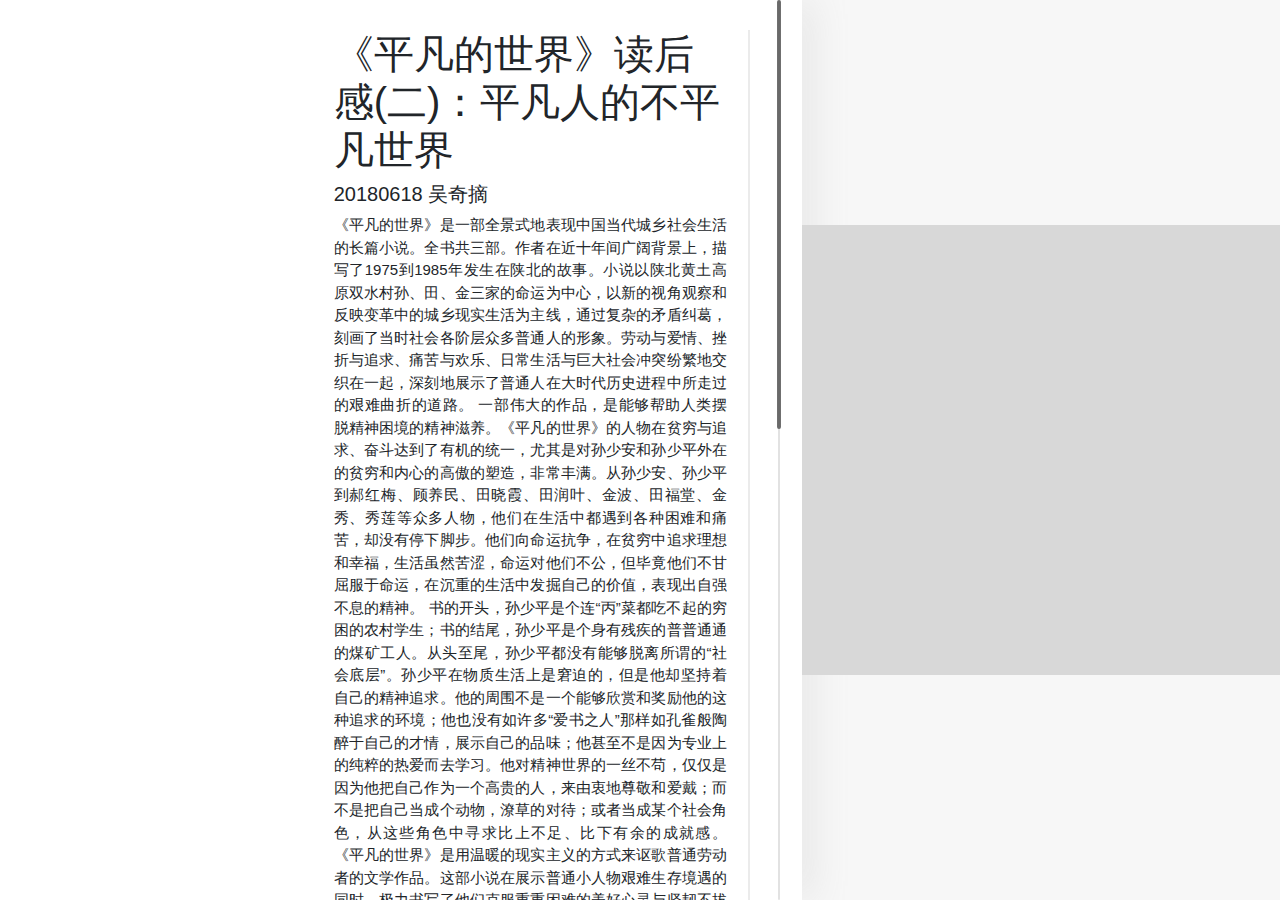
<file: WebDetails.html>
<!doctype html>
<html lang="en">

<head>
    <title>前端</title>
    <!-- Required meta tags -->
    <meta charset="utf-8">
    <meta name="viewport" content="width=device-width, initial-scale=1, shrink-to-fit=no">
    <link rel="stylesheet" href="css/bootstrap.css">

    <link rel="stylesheet" href="css/jquery.mCustomScrollbar.css">
    <link rel="stylesheet" href="css/style.css">

    <script src="js/jquery-3.3.1.js"></script>
    <script src="js/bootstrap.min.js"></script>
    <script src="js/jquery.mCustomScrollbar.concat.min.js"></script>
</head>

<body>

    <div class="webdetails_box">
        <!-- 1 -->
        <div class="wd_01">

        </div>
        <!-- 2 -->
        <div class="wd_02 mCustomScrollbar " data-mcs-theme="dark">
            <div class="wd_02_inner">
                <h1>《平凡的世界》读后感(二)：平凡人的不平凡世界</h1>
                <h5>
                    <span>20180618</span>
                    <span>吴奇摘</span>
                </h5>
                <div class="wd_02_content">
                    《平凡的世界》是一部全景式地表现中国当代城乡社会生活的长篇小说。全书共三部。作者在近十年间广阔背景上，描写了1975到1985年发生在陕北的故事。小说以陕北黄土高原双水村孙、田、金三家的命运为中心，以新的视角观察和反映变革中的城乡现实生活为主线，通过复杂的矛盾纠葛，刻画了当时社会各阶层众多普通人的形象。劳动与爱情、挫折与追求、痛苦与欢乐、日常生活与巨大社会冲突纷繁地交织在一起，深刻地展示了普通人在大时代历史进程中所走过的艰难曲折的道路。
                    一部伟大的作品，是能够帮助人类摆脱精神困境的精神滋养。《平凡的世界》的人物在贫穷与追求、奋斗达到了有机的统一，尤其是对孙少安和孙少平外在的贫穷和内心的高傲的塑造，非常丰满。从孙少安、孙少平到郝红梅、顾养民、田晓霞、田润叶、金波、田福堂、金秀、秀莲等众多人物，他们在生活中都遇到各种困难和痛苦，却没有停下脚步。他们向命运抗争，在贫穷中追求理想和幸福，生活虽然苦涩，命运对他们不公，但毕竟他们不甘屈服于命运，在沉重的生活中发掘自己的价值，表现出自强不息的精神。
                    书的开头，孙少平是个连“丙”菜都吃不起的穷困的农村学生；书的结尾，孙少平是个身有残疾的普普通通的煤矿工人。从头至尾，孙少平都没有能够脱离所谓的“社会底层”。孙少平在物质生活上是窘迫的，但是他却坚持着自己的精神追求。他的周围不是一个能够欣赏和奖励他的这种追求的环境；他也没有如许多“爱书之人”那样如孔雀般陶醉于自己的才情，展示自己的品味；他甚至不是因为专业上的纯粹的热爱而去学习。他对精神世界的一丝不苟，仅仅是因为他把自己作为一个高贵的人，来由衷地尊敬和爱戴；而不是把自己当成个动物，潦草的对待；或者当成某个社会角色，从这些角色中寻求比上不足、比下有余的成就感。
                    《平凡的世界》是用温暖的现实主义的方式来讴歌普通劳动者的文学作品。这部小说在展示普通小人物艰难生存境遇的同时，极力书写了他们克服重重困难的美好心灵与坚韧不拔的奋斗精神。作品中的主人公孙少安、孙少平是挣扎在贫困线上的青年人，但他们自强不息，依靠自己的顽强毅力与命运抗争，追求自我的道德完善。其中，孙少安是立足于乡土矢志改变命运的奋斗者；而孙少平是拥有现代文明知识、渴望融入城市的“出走者”。因为不愿拘禁在家乡逼仄的环境里，只身投入陌生的世界去寻求更为深刻的经历，即使头破血流仍不放弃；经历了感情的发生与破灭、亲友的生死与关爱，逐渐在生活里改变了原本的理想，离开动荡不安，平静地接受了固定稳妥的生活。所以最后少平回到了大牙湾，回到了那个他奋斗着、付出了深厚感情的地方，他曾经渴望离开，投身到更为广阔的天地中去，然而外面的世界提醒了他，他所能掌握的未来在漆黑的矿山里。
                    《平凡的世界》还传达出一种温暖的情怀。路遥的作品能够震撼人心，在于他对中国城乡普通人生活的了解，在于他关注普通人的命运，同情弱势群体，赞美劳动者，对农村有深厚的感情。作者通过描写农民生活的苦难、残酷和卑微，去挖掘每个人内心深处的纯洁与可爱。如好大喜功的乡土哲学家田福堂，游手好闲的王满银，善于见风使舵的孙玉亭，甚至傻子田二的身上，都直接或间接地折射出人性的光彩和人生的诗意。孙玉厚勤劳朴素、忍辱负重，他的儿女自强自立、互相帮助，无处不体现出乡村里温馨的亲情。
                    作品中对于爱情的描写，则体现了勤劳质朴的庄稼人在大时代历史进程中所经受的冲击和转变。少安与润叶青梅竹马的爱情被城市与农村的沟渠分隔开来了，在中国人固有的门当户对的思想里，少安选择了秀莲，而润叶最终嫁给了她不爱的李向前。反过来看看润叶，她痛苦的婚姻在李向前发生事故截肢后有了转机，她忽然认识到了生活赋予她的职责，撑起了整个家庭。少平与田晓霞经历了那么多困苦挫折，心智上的成熟让他们有能力去维系这段同样门不当户不对的感情。但是一切的美好在田晓霞的突然死亡里终结了。而少平的初恋情人郝红梅因迫切改变生活境况投向了顾养民却没能得到她要的结果，而顾养民所爱的金秀却爱上了他人。正如书中所说，生活似乎走了一个令人难以置信的圆。孙兰香有机会接受了高等教育，接受了最新的思想，在农村人和城市人里找到了平衡点，冲破门当户对的观念，开始并有了爱情的美好结局。当金波去高原上寻找那个一见钟情的姑娘时，不得不让人感慨“不惋惜，不呼唤，我也不啼哭。金黄的落叶堆满心间，我已不再是青春少年”。
                    《平凡的世界》大概就是这是一本书，不管你处在人生的哪个阶段，读后都会有自己不同的感受。年少时体会孙少平读书的艰辛，青春时体会孙少平喜欢郝红梅那种暗恋的懵懂，工作后体会那种孙少平为了生活奋斗的困难，还有田润叶的曲折的感情生活，甚至是以后要面对的如孙玉厚老汉面对生活近似卑微的绝望。
                    这部小说所传达出的精神内涵，正是对中华民族千百年来“自强不息、厚德载物”精神传统的自觉继承。平凡的人有着不平凡的世界，我们更应该去了解一个普通人波涛汹涌的内心世界，而不是去关心一个蹩脚电影演员的吃喝拉撒和鸡毛蒜皮……
                </div>
            </div>
        </div>
        <!-- 3     -->
        <div class="wd_03">
            <div class="wd_03_box"></div>

        </div>
    </div>


    <script>
        (function ($) {
            $(window).on("load", function () {
                $(".wd_02_inner").mCustomScrollbar();
            });
        })(jQuery);
    </script>

</body>

</html>
</file>
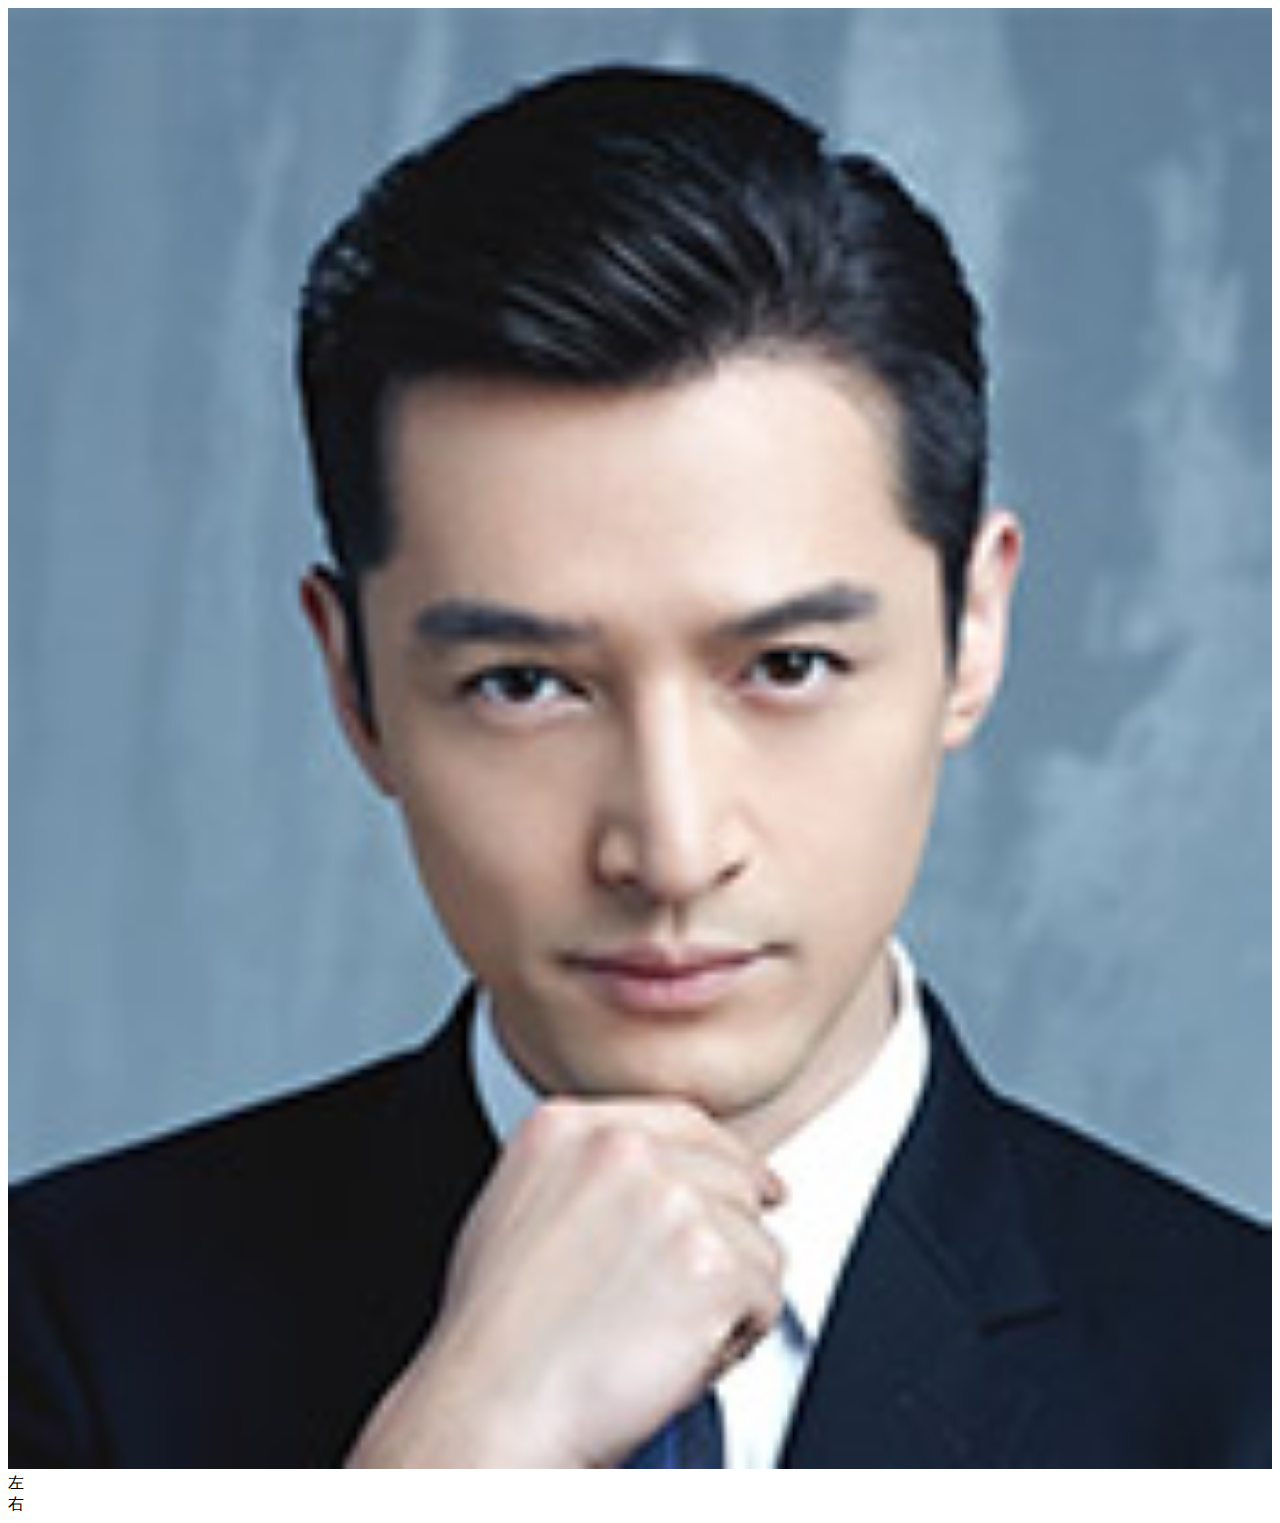
<file: 轮播.html>
<!DOCTYPE html>
<html lang="en">

<head>
    <meta charset="UTF-8">
    <meta name="viewport" content="width=device-width, initial-scale=1.0">
    <meta http-equiv="X-UA-Compatible" content="ie=edge">
    <title>轮播</title>
    <style>
        .box {}

        .box_01 {}

        .box_01_li {
            display: none;
        }

        .show {display: block;}

        .box_01_li img {
            width: 100%;
        }

        .box_03 {}
    </style>
</head>

<body>
    <!-- 轮播 -->
    <div class="box">
        <!-- 图 -->
        <div class="box_01">
            <div class="box_01_li show">
                <img src="img/about/01.jpg" alt="">
            </div>
            <div class="box_01_li">
                <img src="img/about/02.jpg" alt="">
            </div>
            <div class="box_01_li">
                <img src="img/about/03.jpg" alt="">
            </div>
        </div>
        <!-- 按钮 -->
        <div class="box_03">
            <div>左</div>
            <div>右</div>
        </div>
    </div>
</body>

</html>
</file>
<file: css/public.css>
html,
body {
  margin: 0;
  padding: 0;
}

html {
  font-size: 20px;
}

body {
  font-size: 0.75em;
}

* {
  -webkit-user-select: none;
     -moz-user-select: none;
      -ms-user-select: none;
          user-select: none;
}

a:link {
  text-decoration: none;
  cursor: pointer;
  color: black;
}

a:hover {
  text-decoration: none;
  cursor: pointer;
  color: black;
}

a:visited {
  text-decoration: none;
  cursor: pointer;
  color: black;
}

a:active {
  text-decoration: none;
  cursor: pointer;
  color: black;
}

ul {
  margin: 0;
  padding: 0;
}

li {
  list-style: none;
  display: inline-block;
}

.Body_noscroll {
  overflow: hidden;
}

.BG_gird {
  background-image: url(../img/grid.png);
  background-origin: border-box;
}

.MAclose {
  margin: 0;
}

.PAclose {
  padding: 0;
}

.Whitefont {
  color: white;
}

.Blackfont {
  color: black;
}

.Bolderfont {
  font-weight: bolder;
}

.Lighterfont {
  font-weight: lighter;
}

.BGtransparent {
  background: rgba(0, 0, 0, 0.3);
}

.Title1 {
  font-size: 2rem;
}

.Title2 {
  font-size: 1.5rem;
}

.Title3 {
  font-size: 1.2rem;
  letter-spacing: 0.2rem;
}

.Title4 {
  font-size: 1rem;
  line-height: 1.5;
  letter-spacing: 0.1rem;
}

.Content {
  font-size: 0.8rem;
}

.Content_small {
  font-size: 0.7rem;
}

.BGwhite {
  background: #fafafa;
}

.Color_w {
  color: white;
}

.Color_b {
  color: black;
}

.HideScrollBar::-webkit-scrollbar {
  width: 0 !important;
}

.HideScrollBar {
  -ms-overflow-style: none;
}

.HideScrollBar {
  overflow: -moz-scrollbars-none;
}

body::-webkit-scrollbar {
  width: 0 !important;
}

body {
  -ms-overflow-style: none;
}

body {
  overflow: -moz-scrollbars-none;
}

@media (min-width: 768px) {
  .ShowPC {
    display: block;
  }
  .ShowMB {
    display: none;
  }
}

@media (max-width: 768px) {
  .ShowPC {
    display: none;
  }
  .ShowMB {
    display: block;
  }
}
/*# sourceMappingURL=public.css.map */
</file>
<file: css/style.css>
.header {
  position: fixed;
  top: 0;
  left: 0;
  z-index: 100;
  width: 100%;
}

.header .head {
  display: table;
  width: 100%;
  padding: 0.5rem 10%;
}

.header .head .header_logo_out {
  width: 20%;
  display: table-cell;
  vertical-align: middle;
}

.header .head .header_logo_out .header_logo {
  width: 6.5rem;
}

.header .head .header_link {
  vertical-align: middle;
  display: table-cell;
  width: 80%;
}

.header .head .header_link ul {
  vertical-align: middle;
  height: 100%;
  text-align: right;
}

.header .head .header_link ul li {
  vertical-align: middle;
  height: 100%;
}

.header .head .header_link ul li a {
  display: inline-block;
  height: 100%;
  vertical-align: middle;
  font-size: 0.8rem;
  padding: 0.5rem 0.75rem;
  margin: 0 0.5rem;
  letter-spacing: 0.25rem;
  color: #fff;
}

.header .head .header_link ul li a:hover {
  background: rgba(96, 92, 92, 0.4);
  border-radius: 10%;
}

.header_change .head {
  background: white;
  padding: 0.25rem 6%;
  -webkit-box-shadow: -1px 0px 10px 0px rgba(0, 0, 0, 0.15);
          box-shadow: -1px 0px 10px 0px rgba(0, 0, 0, 0.15);
}

.header_change .head .header_logo_out {
  width: 20%;
}

.header_change .head .header_logo_out .header_logo {
  width: 6rem;
}

.header_change .head .header_link {
  width: 80%;
}

.header_change .head .header_link ul {
  height: 100%;
}

.header_change .head .header_link ul li {
  height: 100%;
}

.header_change .head .header_link ul li a {
  font-size: 0.8rem;
  padding: 0.25rem 1rem;
  margin: 0 0.25rem;
  letter-spacing: 0.25rem;
  color: #000;
}

.header_change .head .header_link ul li a:hover {
  background: none;
  border-radius: 10%;
  font-weight: bolder;
}

.header * {
  -webkit-transition: all ease-out 0.3s;
  transition: all ease-out 0.3s;
}

.header_mb {
  position: fixed;
  width: 100%;
  z-index: 99999;
}

.header_mb01 {
  display: -webkit-box;
  display: -ms-flexbox;
  display: flex;
  background: #da2f2f;
  -webkit-box-pack: center;
      -ms-flex-pack: center;
          justify-content: center;
  -webkit-box-align: center;
      -ms-flex-align: center;
          align-items: center;
  padding: 0.25rem 0;
}

.header_mb01 > div {
  text-align: center;
}

.header_mb01_btn {
  width: 20%;
  font-size: 1.2rem;
}

.header_mb01_logo {
  width: 60%;
}

.header_mb01_logo img {
  height: 2rem;
}

.header_mb01_search {
  width: 20%;
  font-size: 1.2rem;
}

.header_mb02 {
  position: fixed;
  width: 100%;
  height: 100%;
  left: 0;
  top: 0;
  background: rgba(0, 0, 0, 0.3);
  display: none;
}

.header_mb03 {
  position: fixed;
  width: 65%;
  height: 100%;
  left: -65%;
  top: 0;
  background: rgba(0, 0, 0, 0.9);
  -webkit-transition: all ease-in-out 0.3s;
  transition: all ease-in-out 0.3s;
}

.header_mb03_show {
  left: 0;
}

.header_mb03_li {
  padding: 0.45rem 0;
  border-bottom: 1px solid rgba(255, 255, 255, 0.35);
  text-align: center;
  letter-spacing: 0.5rem;
}

.header_mb03_li a {
  display: block;
  color: #fafafa;
}

.header_mb03_header {
  height: 20%;
  display: -webkit-box;
  display: -ms-flexbox;
  display: flex;
  -webkit-box-pack: center;
      -ms-flex-pack: center;
          justify-content: center;
  -webkit-box-align: center;
      -ms-flex-align: center;
          align-items: center;
  background-image: url(../img/head/headerbg.png);
  background-repeat: no-repeat;
  background-size: 100% auto;
}

.header_mb03_header_img {
  width: 25%;
  border-radius: 100%;
  overflow: hidden;
  background: #d8d8d8;
}

.header_mb03_bottom {
  color: #f7f7f7;
  font-size: 1rem;
  display: -webkit-box;
  display: -ms-flexbox;
  display: flex;
}

.header_mb03_bottom div {
  width: 25%;
  text-align: center;
}

.home_video {
  position: fixed;
  top: 0;
  left: 0;
  width: 100%;
  z-index: -1;
}

.home_video_text {
  display: -webkit-box;
  display: -ms-flexbox;
  display: flex;
  -webkit-box-pack: center;
      -ms-flex-pack: center;
          justify-content: center;
  -webkit-box-align: center;
      -ms-flex-align: center;
          align-items: center;
  height: 100vh;
  color: #fff;
}

.home_video_text .home_video_textinner {
  text-align: center;
}

.home_preface {
  text-align: center;
  background: #fafafa;
}

.home_preface_text {
  padding: 10rem 0;
}

.home_preface_img {
  padding: 10rem 0;
  background-image: url("../img/home/22.jpg");
  background-size: 100% auto;
  background-repeat: no-repeat;
  background-attachment: fixed;
}

.home_bg01 {
  background-image: url(../img/home/003.jpg);
}

.home_bg02 {
  background-image: url(../img/home/007.jpg);
}

.home_bg03 {
  background-image: url(../img/home/004.jpg);
}

.home_bg04 {
  background-image: url(../img/home/006.jpg);
}

.footer {
  background: #232323;
  color: #fff;
  padding: 0.5rem 0;
}

.footer a {
  color: #fff;
}

.footer_inner {
  text-align: center;
}

.footer_inner_0101,
.footer_inner_0102 {
  display: inline-block;
}

.footer_inner_0101 a {
  -webkit-transition: all 0.3s ease;
  transition: all 0.3s ease;
}

.footer_inner_0101_01 a:hover {
  color: #aaaaf1;
}

.footer_inner_0101_02 a:hover {
  color: #b5c53c;
}

.footer_inner_0102 a {
  -webkit-transition: all 0.3s ease;
  transition: all 0.3s ease;
}

.footer_inner_0102 a:hover {
  color: #aaaaf1;
}

.footer_inner_0102 i {
  padding-left: 0.2rem;
  padding-right: 0.1rem;
}

.footer_inner_02 {
  color: #626262;
}

.footer_mb {
  text-align: center;
  background: #232323;
  color: #fff;
  padding: 0.5rem 0;
}

.dg {
  display: none;
}

.web_canvas {
  position: relative;
}

.web_canvas_01 {
  -webkit-transform-style: preserve-3d;
          transform-style: preserve-3d;
  -webkit-perspective: 1500;
          perspective: 1500;
  height: 50vh;
  position: relative;
  overflow: hidden;
}

.web_canvas_01_bg {
  position: absolute;
  width: 100%;
  height: 50vh;
  top: 0;
  left: 0;
  background: #fff;
  background-image: url(../img/web/ui.png);
  background-position: 0% 0%;
  -webkit-animation: splash 15s linear -15s infinite both;
          animation: splash 15s linear -15s infinite both;
  -webkit-transform: rotateX(45deg) scale(2);
          transform: rotateX(45deg) scale(2);
  background-attachment: fixed;
}

@-webkit-keyframes splash {
  0% {
    background-position: 0% 0%;
  }
  100% {
    background-position: 0% -475px;
  }
}

@keyframes splash {
  0% {
    background-position: 0% 0%;
  }
  100% {
    background-position: 0% -475px;
  }
}

.web_canvas_01::after {
  content: "";
  background: rgba(0, 0, 0, 0.2);
  position: absolute;
  top: 0;
  left: 0;
  width: 100%;
  height: 100%;
}

.web_canvas_02 {
  position: absolute;
  top: 0;
  left: 0;
  width: 100%;
  height: 100%;
  display: -webkit-box;
  display: -ms-flexbox;
  display: flex;
  -webkit-box-align: center;
      -ms-flex-align: center;
          align-items: center;
}

#canvas_web02 {
  width: 100%;
  height: auto;
  z-index: 1;
}

.web_content1 {
  padding: 2.5rem 0;
}

.web_con1_title {
  font-size: 1.2rem;
  text-align: center;
  font-weight: bolder;
}

.web_con1_i {
  font-size: 2rem;
  text-align: center;
  padding: 2rem 0;
}

.web_con1_i i {
  width: 4rem;
  height: 4rem;
  margin: 0 auto;
  border: 3px solid black;
  border-radius: 50%;
  display: -webkit-box;
  display: -ms-flexbox;
  display: flex;
  -webkit-box-align: center;
      -ms-flex-align: center;
          align-items: center;
  -webkit-box-pack: center;
      -ms-flex-pack: center;
          justify-content: center;
}

.web_con1_text {
  text-align: center;
}

.web_con1_btn {
  font-size: 1.2rem;
  color: #f7f7f7;
  background: red;
  border-radius: 0.3rem;
  padding: 0.5rem 0;
  text-align: center;
  margin: 4rem 0;
}

.web_con2_classify_title {
  color: #fff;
  font-size: 1.2rem;
  text-align: center;
}

.web_content2 {
  padding: 5rem 0;
  background-image: url(../img/web/002.jpg);
  background-size: 100% auto;
  background-repeat: no-repeat;
  background-attachment: fixed;
}

.web_con2_li {
  padding-bottom: 15px;
  -webkit-box-shadow: 0 1px 3px rgba(0, 0, 0, 0.18);
          box-shadow: 0 1px 3px rgba(0, 0, 0, 0.18);
  background: white;
  -webkit-transition: all ease 0.2s;
  transition: all ease 0.2s;
  padding: 5px;
}

.web_con2_title {
  overflow: hidden;
  display: -webkit-box;
  text-overflow: ellipsis;
  -webkit-box-orient: vertical;
  -webkit-line-clamp: 2;
}

.web_con2_classify {
  display: -webkit-box;
  display: -ms-flexbox;
  display: flex;
  -webkit-box-pack: justify;
      -ms-flex-pack: justify;
          justify-content: space-between;
}

.web_con2_article_details {
  background: #f7f7f7;
  border-top: 1px solid #d6d4d4;
}

.web_con2_article_details01 {
  display: -webkit-box;
  display: -ms-flexbox;
  display: flex;
  -webkit-box-pack: justify;
      -ms-flex-pack: justify;
          justify-content: space-between;
}

.web_con2_article_details02 {
  display: -webkit-box;
  display: -ms-flexbox;
  display: flex;
  -webkit-box-pack: justify;
      -ms-flex-pack: justify;
          justify-content: space-between;
}

.wl_search {
  background-image: url(../img/weblist/weblistsearch.jpg);
  height: 436px;
  background-repeat: no-repeat;
  background-position: center;
}

.wl_search_inner {
  padding-top: 134px;
  width: 800px;
  margin: 0 auto;
}

.wl_search_02_nav {
  border-radius: 7px;
  overflow: hidden;
}

.wl_search_02_form {
  width: 100%;
  display: -webkit-box;
  display: -ms-flexbox;
  display: flex;
  -webkit-box-pack: start;
      -ms-flex-pack: start;
          justify-content: flex-start;
  border-radius: 10px;
}

.wl_search_02_input {
  width: 90%;
  height: 54px;
  border: 1px solid #ced4da;
}

.wl_search_02_btn {
  width: 10%;
  height: 54px;
}

.wl_title {
  font-size: 28px;
  font-weight: bolder;
  margin: 20px 0;
}

.wl_list {
  margin-bottom: 60px;
}

.wl_li {
  display: -webkit-box;
  display: -ms-flexbox;
  display: flex;
  -webkit-box-pack: start;
      -ms-flex-pack: start;
          justify-content: flex-start;
  -webkit-box-align: center;
      -ms-flex-align: center;
          align-items: center;
  margin-bottom: 15px;
}

.wl_li_img {
  width: 10%;
  margin-right: 3%;
}

.wl_li_text {
  width: 80%;
}

.wl_li_title01 {
  font-size: 24px;
  font-weight: bolder;
  padding-bottom: 10px;
}

.wl_li_title02 {
  font-size: 18px;
}

.wl_pagination {
  margin-bottom: 30px;
}

.webdetails_box {
  height: 100vh;
  display: -webkit-box;
  display: -ms-flexbox;
  display: flex;
  -webkit-box-pack: start;
      -ms-flex-pack: start;
          justify-content: flex-start;
}

.wd_01,
.wd_02,
.wd_03 {
  height: 100%;
}

.wd_01 {
  width: 30%;
  display: -webkit-box;
  display: -ms-flexbox;
  display: flex;
  -webkit-box-pack: start;
      -ms-flex-pack: start;
          justify-content: flex-start;
}

.wd_01_inner01 {
  width: 30%;
  padding: 30px 0;
}

.wd_01_li01 {
  margin-left: 20%;
}

.wd_01_inner02 {
  width: 70%;
  background: #f7f7f7;
  position: relative;
  z-index: 0;
  overflow-x: hidden;
  overflow-y: scroll;
  padding: 30px 15px;
}

.wd_01_inner02::before {
  content: " ";
  position: absolute;
  top: 0;
  left: -10px;
  height: 100%;
  width: 10px;
  -webkit-box-shadow: 1px 0px 40px rgba(146, 146, 146, 0.49);
          box-shadow: 1px 0px 40px rgba(146, 146, 146, 0.49);
  z-index: 0;
}

.wd_01_inner02_in {
  z-index: 0;
}

.wd_01_li02 {
  display: -webkit-box;
  display: -ms-flexbox;
  display: flex;
  position: relative;
  z-index: 1;
}

.wd_01_li_title {
  width: 60%;
}

.wd_01_li_time {
  width: 40%;
  text-align: right;
}

.wd_02 {
  width: 45%;
  background: #ffffff;
  overflow-y: scroll;
  padding: 0 15px;
}

.wd_02_inner {
  padding: 30px 0;
}

.wd_02_content {
  text-align: justify;
  font-size: 15px;
}

.wd_03 {
  width: 45%;
  display: -webkit-box;
  display: -ms-flexbox;
  display: flex;
  -webkit-box-pack: center;
      -ms-flex-pack: center;
          justify-content: center;
  -webkit-box-align: center;
      -ms-flex-align: center;
          align-items: center;
  background: #f7f7f7;
  position: relative;
  overflow-x: hidden;
}

.wd_03::before {
  content: " ";
  position: absolute;
  top: 0;
  left: -10px;
  height: 100%;
  width: 10px;
  -webkit-box-shadow: 1px 0px 40px rgba(146, 146, 146, 0.49);
          box-shadow: 1px 0px 40px rgba(146, 146, 146, 0.49);
  z-index: 0;
}

.wd_03_box {
  position: relative;
  z-index: 0;
  height: 50%;
  width: 100%;
  background: #d8d8d8;
  z-index: 0;
}

.wd_03_box_inner {
  position: absolute;
  top: 0;
  left: 0;
  width: 100%;
  height: 100%;
  z-index: 1;
}

.about_01 {
  position: relative;
}

.about_01_text {
  position: absolute;
  top: 0;
  left: 0;
  width: 100%;
  height: 100%;
  display: -webkit-box;
  display: -ms-flexbox;
  display: flex;
  -webkit-box-pack: center;
      -ms-flex-pack: center;
          justify-content: center;
  -webkit-box-align: center;
      -ms-flex-align: center;
          align-items: center;
  font-size: 2rem;
  color: #232323;
}

.about_03_title {
  text-align: center;
  font-size: 1.5rem;
  background: #da2f2f;
  padding: 1rem 0;
  color: #fff;
  letter-spacing: 1rem;
  font-weight: bold;
}

.about_03_box {
  display: -webkit-box;
  display: -ms-flexbox;
  display: flex;
  -webkit-box-pack: center;
      -ms-flex-pack: center;
          justify-content: center;
  padding: 5rem 0;
}

.about_03_box_li {
  position: relative;
  width: 10%;
  display: inline-block;
}

.about_03_box_li > img {
  width: 100%;
}

.about_box {
  position: absolute;
  top: 0;
  left: 0;
  width: 100%;
  height: 100%;
  cursor: pointer;
  -webkit-transition: all ease 0.2s;
  transition: all ease 0.2s;
}

.about_box:hover {
  -webkit-transform: scale(0.94);
          transform: scale(0.94);
}

.about_box03::after {
  content: "";
  position: absolute;
  top: 0;
  left: 0;
  width: 100%;
  height: 100%;
  background: rgba(0, 0, 0, 0.25);
  -webkit-transition: all ease 0.2s;
  transition: all ease 0.2s;
}

.about_box:hover .about_box03::after {
  background: transparent;
}

.about_box01,
.about_box02,
.about_box03 {
  width: 100%;
  height: 100%;
  overflow: hidden;
  -webkit-transform: rotate(60deg);
          transform: rotate(60deg);
  position: relative;
}

.about_box03 img {
  width: 100%;
  height: 100%;
  -webkit-transform: rotate(-180deg);
          transform: rotate(-180deg);
}

.dowebok {
  width: 100%;
  margin-bottom: 0.5rem;
}

.dowebok a {
  margin: 0 15px;
  color: #000;
  text-decoration: none;
  font-size: 1rem;
  display: inline-block;
  line-height: 1rem;
  padding: 0 5px;
}

.dowebok a:hover {
  background: #bbc7e8;
  border-radius: 5px;
}

.carousel-inner {
  height: 50vh;
}

.carousel-item {
  height: 100%;
}

.life_con2_title {
  font-size: 2.4rem;
  font-weight: bolder;
  padding: 2rem 0;
}

.life_con2_text {
  padding-bottom: 2rem;
}

.life_con2_img {
  padding-bottom: 2rem;
}

.life_content3 {
  background: #F9F9F9;
  padding: 4rem 0;
}

.life_con3_con_out {
  padding-bottom: 1.5rem;
}

.life_con3_con {
  -webkit-transition: all ease 0.3s;
  transition: all ease 0.3s;
}

.life_con3_title {
  color: #373A41;
  font-size: 0.8rem;
  font-weight: bolder;
}

.life_con3_txt {
  padding: 0.5rem 0.5rem;
}

.life_con3_text {
  color: #727272;
  font-size: 0.7rem;
}

.life_con3_con:hover {
  background: #fff;
  -webkit-transform: translateY(-1rem);
          transform: translateY(-1rem);
  -webkit-box-shadow: 0 1rem 1.5rem rgba(0, 0, 0, 0.15);
          box-shadow: 0 1rem 1.5rem rgba(0, 0, 0, 0.15);
}
/*# sourceMappingURL=style.css.map */
</file>
<file: css/stylem.css>
@media (min-width: 768px) and (max-width: 992px) {
  .header .head {
    padding: 0.5rem 8%;
  }
  .header_change .head {
    padding: 0.25rem 6%;
  }
  .header .head .header_link ul li a {
    padding: 0.5rem 0.4rem;
  }
  .header .head .header_logo_out .header_logo {
    width: 5rem;
  }
  .header_change .head .header_logo_out .header_logo {
    width: 4.5rem;
  }
}

@media (max-width: 992px) {
  .footer_right {
    display: none;
  }
}
/*# sourceMappingURL=stylem.css.map */
</file>
<file: css/stylean.css>
.footer_inner_0102an {
  -webkit-animation: footeran 1s ease 0s infinite both;
          animation: footeran 1s ease 0s infinite both;
}

@-webkit-keyframes footeran {
  0% {
    color: white;
  }
  50% {
    color: #aaaaf1;
  }
  100% {
    color: white;
  }
}

@keyframes footeran {
  0% {
    color: white;
  }
  50% {
    color: #aaaaf1;
  }
  100% {
    color: white;
  }
}
/*# sourceMappingURL=stylean.css.map */
</file>
<file: css/liMarquee.css>
/*Plugin CSS*/
.str_wrap {
	overflow:hidden;
	//zoom:1;
	width:100%;
	font-size:12px;
	line-height:16px;
	position:relative;
	-moz-user-select: none;
	-khtml-user-select: none;
	user-select: none;  
	background:#f6f6f6;
	white-space:nowrap;
}

.str_wrap.str_active {
	background:#f1f1f1;
}
.str_move { 
	white-space:nowrap;
	position:absolute; 
	top:0; 
	left:0;
	cursor:move;
}
.str_move_clone {
	display:inline-block;
	//display:inline;
	//zoom:1;
	vertical-align:top;
	position:absolute; 
	left:100%;
	top:0;
}
.str_vertical .str_move_clone {
	left:0;
	top:100%;
}
.str_down .str_move_clone {
	left:0;
	bottom:100%;
}
.str_vertical .str_move,
.str_down .str_move {
	white-space:normal;
	width:100%;
}
.str_static .str_move,
.no_drag .str_move,
.noStop .str_move{
	cursor:inherit;
}
.str_wrap img {
	max-width:none !important;	
}
</file>
<file: css/BaiDuMap.css>
.iw_poi_title {
    color: #CC5522;
    font-size: 14px;
    font-weight: bold;
    overflow: hidden;
    padding-right: 13px;
    white-space: nowrap
}

.iw_poi_content {
    font: 12px arial, sans-serif;
    overflow: visible;
    padding-top: 4px;
    white-space: -moz-pre-wrap;
    word-wrap: break-word
}
</file>
